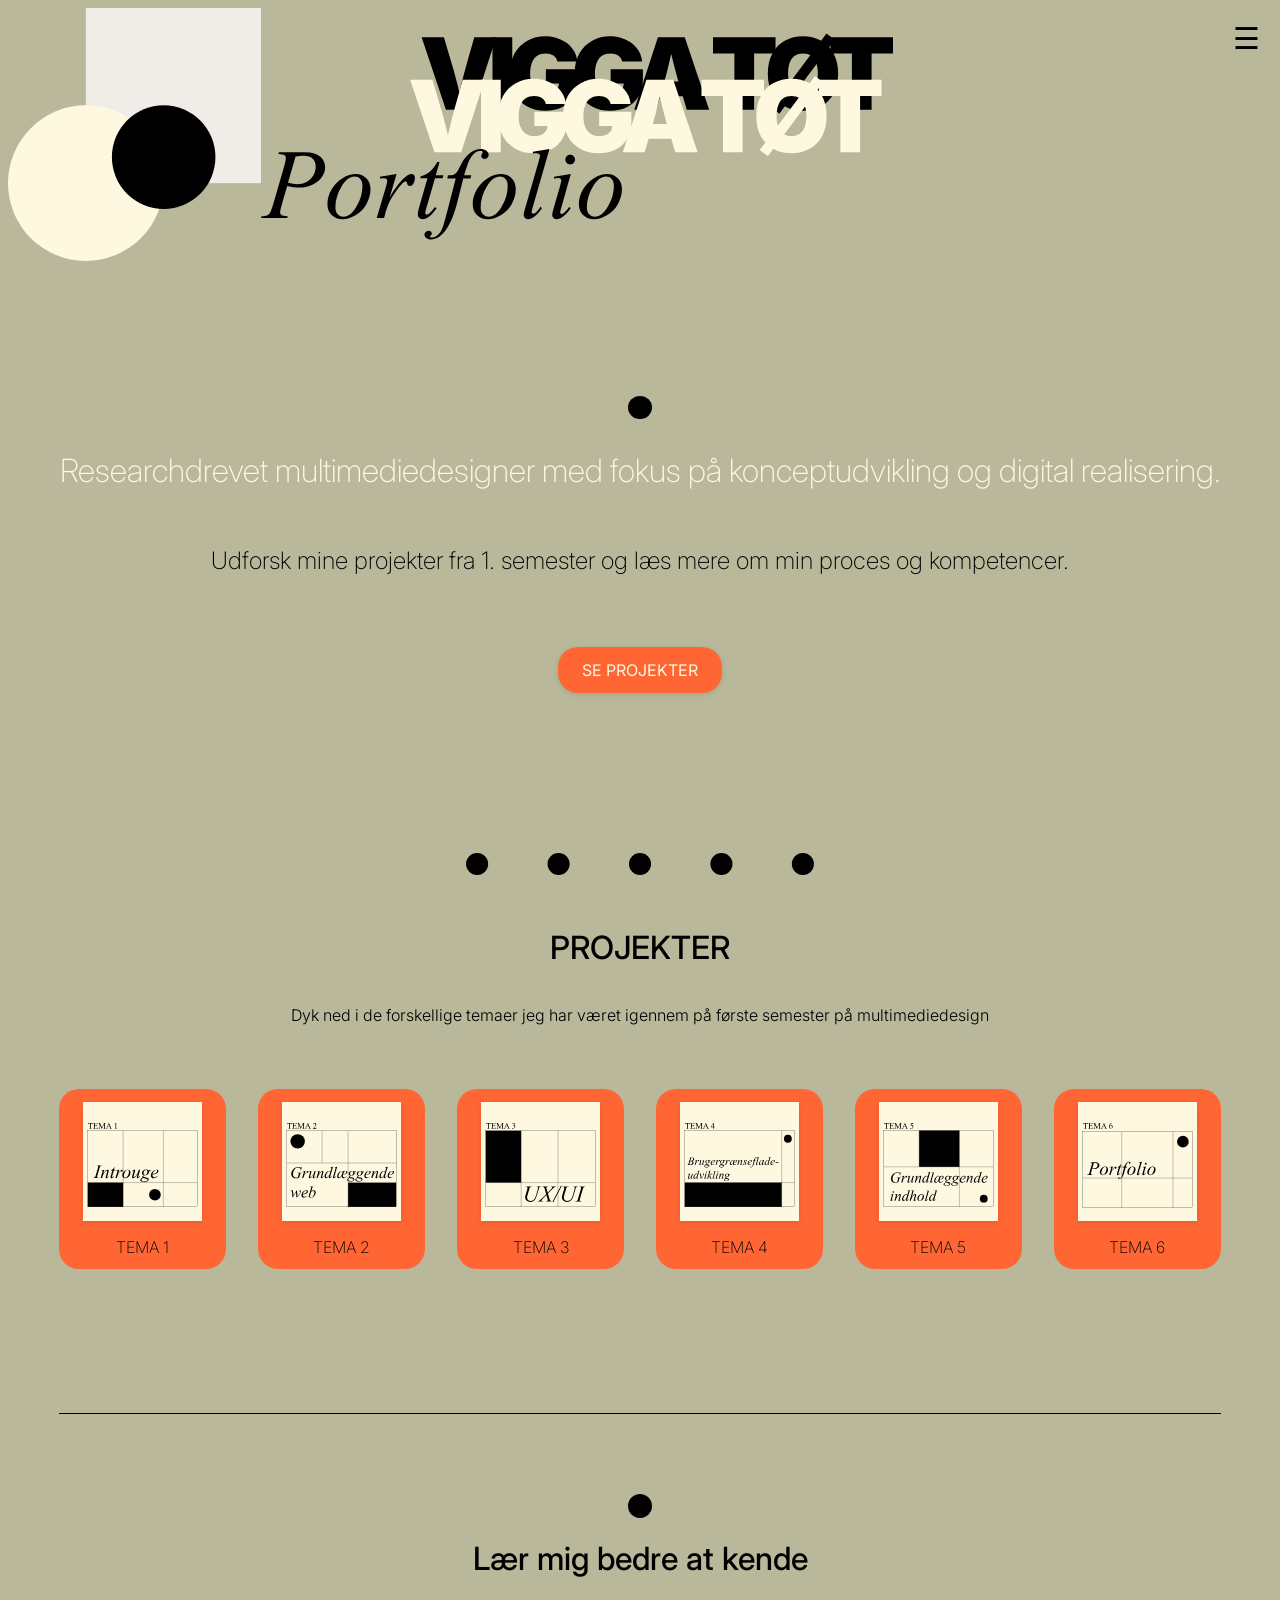
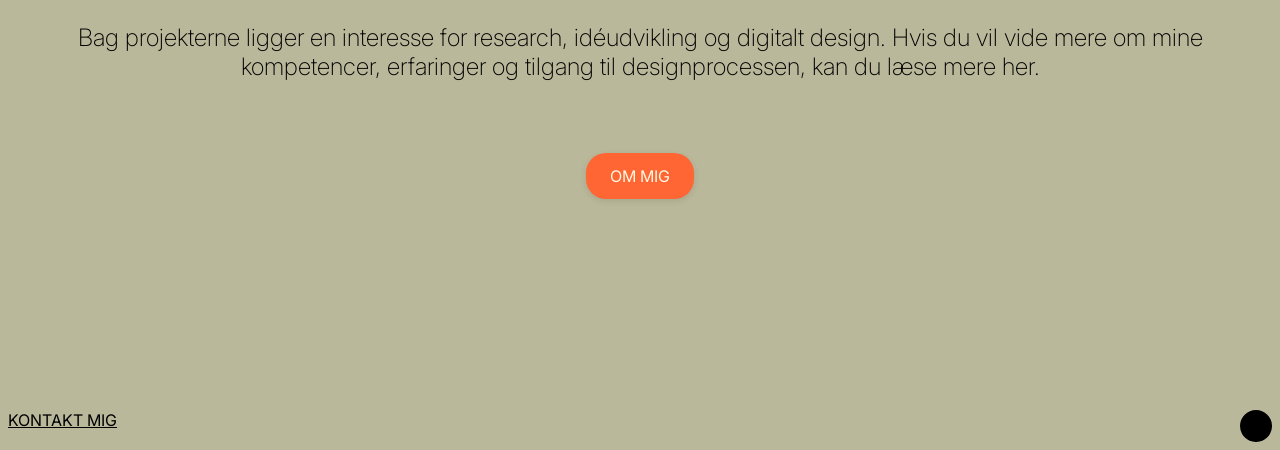
<file: index.html>
<!doctype html>
<html lang="da">
  <head>
    <meta charset="UTF-8" />
    <meta name="viewport" content="width=device-width, initial-scale=1.0" />
    <title>Forside</title>
    <link rel="stylesheet" href="css/generel.css" />
    <link rel="stylesheet" href="css/layout.css" />
    <link rel="preconnect" href="https://fonts.googleapis.com" />
    <link rel="preconnect" href="https://fonts.gstatic.com" crossorigin />
    <link href="https://fonts.googleapis.com/css2?family=Inter:ital,opsz,wght@0,14..32,100..900;1,14..32,100..900&display=swap" rel="stylesheet" />
    <link rel="icon" href="SVG/cirkel.svg" type="image/svg+xml" />
  </head>
  <body>
    <header>
      <a class="logo" href="index.html"> <img src="SVG/Asset6.svg" alt="logo" /></a>
      <img src="SVG/logofinal.svg" alt="navn" class="navn" />
      <div class="burger" id="burger" onclick="toggleMenu()">☰</div>
      <nav id="menu">
        <ul>
          <li><a href="kontakt.html">OM MIG</a></li>
          <li class="over-subhead">
            <a href="index.html#projekter">PROJEKTER</a>

            <ul class="submenu">
              <li><a href="tema1.html">Tema 1</a></li>
              <li><a href="tema2.html">Tema 2</a></li>
              <li><a href="tema3.html">Tema 3</a></li>
              <li><a href="tema4.html">Tema 4</a></li>
              <li><a href="tema5.html">Tema 5</a></li>
              <li><a href="tema6.html">Tema 6</a></li>
            </ul>
          </li>
          <li><a href="kontakt.html#kontakt">KONTAKT</a></li>
        </ul>
      </nav>
    </header>

    <main>
      <div class="hero">
        <img src="SVG/cirkel.svg" alt="cirkel" class="hero-cirkel" />
        <p class="hero-text">Researchdrevet multimediedesigner med fokus på konceptudvikling og digital realisering.</p>
        <p class="hero-text2">Udforsk mine projekter fra 1. semester og læs mere om min proces og kompetencer.</p>

        <a href="index.html#projekter" class="info-cta">SE PROJEKTER</a>
      </div>

      <div class="projekter_intro" id="projekter">
        <img src="SVG/femprik.svg" alt="femprik" class="femprik" />
        <h1>PROJEKTER</h1>
        <p>Dyk ned i de forskellige temaer jeg har været igennem på første semester på multimediedesign</p>
      </div>

      <div class="projekter">
        <a href="tema1.html" class="projekter_a"><img src="SVG/tema1.svg" alt="tema1" />TEMA 1</a>
        <a href="tema2.html" class="projekter_a"><img src="SVG/tema2.svg" alt="tema2" />TEMA 2</a>
        <a href="tema3.html" class="projekter_a"><img src="SVG/tema3.svg" alt="tema3" />TEMA 3</a>
        <a href="tema4.html" class="projekter_a"><img src="SVG/tema4.svg" alt="tema4" />TEMA 4</a>
        <a href="tema5.html" class="projekter_a"><img src="SVG/tema5.svg" alt="tema5" />TEMA 5</a>
        <a href="tema6.html" class="projekter_a"><img src="SVG/tema6.svg" alt="tema6" />TEMA 6</a>
      </div>

      <div class="hero">
        <img src="SVG/cirkel.svg" alt="cirkel" class="hero-cirkel" />

        <h1>Lær mig bedre at kende</h1>
        <p class="hero-text2">Bag projekterne ligger en interesse for research, idéudvikling og digitalt design. Hvis du vil vide mere om mine kompetencer, erfaringer og tilgang til designprocessen, kan du læse mere her.</p>
        <a href="kontakt.html" class="info-cta">OM MIG</a>
      </div>

      <!--       <form class="kontakt-formular" action="#" method="post">
        <h1>KONTAKT MIG</h1>
        <input type="text" name="navn" placeholder="Navn" required />

        <input type="email" name="email" placeholder="E-mail" required />

        <input type="text" name="virksomhed" placeholder="Virksomhed" />

        <textarea name="besked" placeholder="Skriv din besked her..." rows="6" required></textarea>

        <button type="submit">SEND</button>
      </form>
 -->
    </main>
    <script src="js/script.js"></script>
    <footer>
      <a href="kontakt.html#kontakt">KONTAKT MIG</a>
      <img src="SVG/cirkel.svg" alt="cirkel" class="cirkel" />
    </footer>
  </body>
</html>
</file>
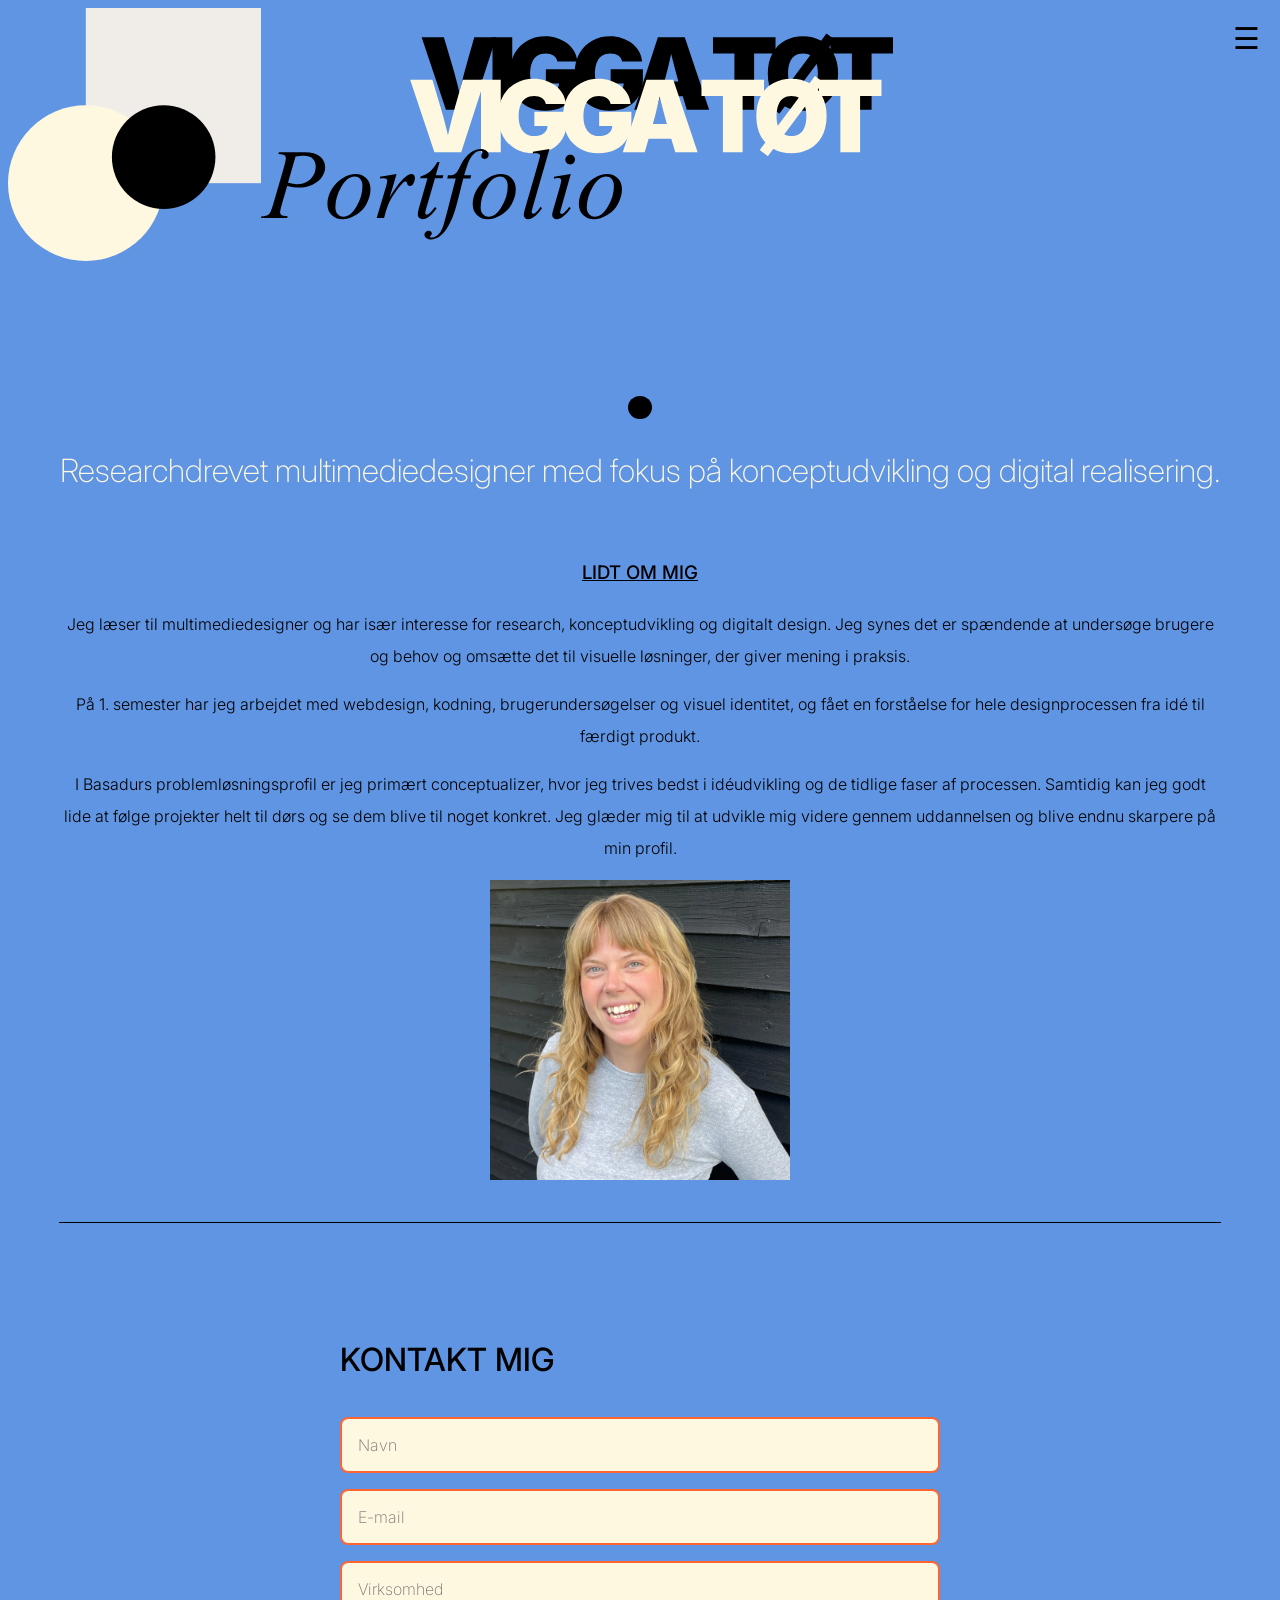
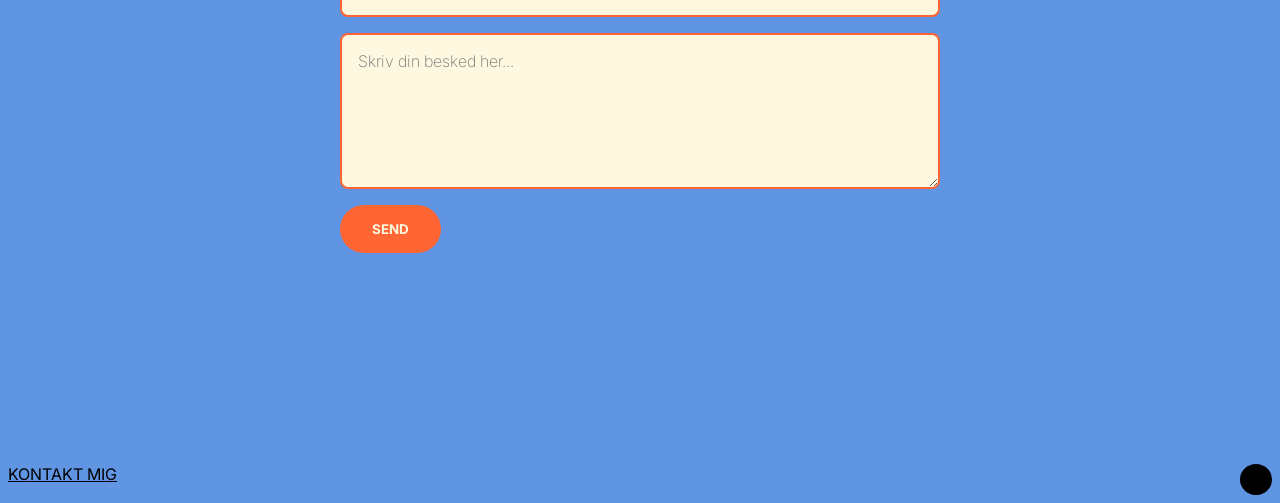
<file: kontakt.html>
<!doctype html>
<html lang="da">
  <head>
    <meta charset="UTF-8" />
    <meta name="viewport" content="width=device-width, initial-scale=1.0" />
    <title>Om mig</title>
    <link rel="stylesheet" href="css/generel.css" />
    <link rel="stylesheet" href="css/layout.css" />
    <link rel="preconnect" href="https://fonts.googleapis.com" />
    <link rel="preconnect" href="https://fonts.gstatic.com" crossorigin />
    <link href="https://fonts.googleapis.com/css2?family=Inter:ital,opsz,wght@0,14..32,100..900;1,14..32,100..900&display=swap" rel="stylesheet" />
    <link rel="icon" href="SVG/cirkel.svg" type="image/svg+xml" />
  </head>
  <body class="kontakt_background">
    <header>
      <a class="logo" href="index.html"> <img src="SVG/Asset6.svg" alt="logo" /></a>
      <img src="SVG/logofinal.svg" alt="navn" class="navn" />
      <div class="burger" id="burger" onclick="toggleMenu()">☰</div>
      <nav id="menu">
        <ul>
          <li><a href="kontakt.html">OM MIG</a></li>
          <li class="over-subhead">
            <a href="index.html#projekter">PROJEKTER</a>

            <ul class="submenu">
              <li><a href="tema1.html">Tema 1</a></li>
              <li><a href="tema2.html">Tema 2</a></li>
              <li><a href="tema3.html">Tema 3</a></li>
              <li><a href="tema4.html">Tema 4</a></li>
              <li><a href="tema5.html">Tema 5</a></li>
              <li><a href="tema6.html">Tema 6</a></li>
            </ul>
          </li>
          <li><a href="kontakt.html#kontakt">KONTAKT</a></li>
        </ul>
      </nav>
    </header>

    <main>
      <div class="hero">
        <img src="SVG/cirkel.svg" alt="cirkel" class="hero-cirkel" />
        <p class="hero-text">Researchdrevet multimediedesigner med fokus på konceptudvikling og digital realisering.</p>
        <div class="om-mig">
          <h3>LIDT OM MIG</h3>
          <p>Jeg læser til multimediedesigner og har især interesse for research, konceptudvikling og digitalt design. Jeg synes det er spændende at undersøge brugere og behov og omsætte det til visuelle løsninger, der giver mening i praksis.</p>
          <p>På 1. semester har jeg arbejdet med webdesign, kodning, brugerundersøgelser og visuel identitet, og fået en forståelse for hele designprocessen fra idé til færdigt produkt.</p>
          <p>
            I Basadurs problemløsningsprofil er jeg primært conceptualizer, hvor jeg trives bedst i idéudvikling og de tidlige faser af processen. Samtidig kan jeg godt lide at følge projekter helt til dørs og se dem blive til noget konkret. Jeg
            glæder mig til at udvikle mig videre gennem uddannelsen og blive endnu skarpere på min profil.
          </p>
          <img src="img/mig.webp" alt="portræt" class="portræt" />
        </div>
      </div>
      <form class="kontakt-formular" action="" id="kontakt">
        <h1>KONTAKT MIG</h1>
        <input type="text" name="navn" placeholder="Navn" required />

        <input type="email" name="email" placeholder="E-mail" required />

        <input type="text" name="virksomhed" placeholder="Virksomhed" />

        <textarea name="besked" placeholder="Skriv din besked her..." rows="6" required></textarea>

        <button type="submit">SEND</button>
      </form>
    </main>
    <script src="js/script.js"></script>
    <footer>
      <a href="kontakt.html#kontakt">KONTAKT MIG</a>
      <img src="SVG/cirkel.svg" alt="cirkel" class="cirkel" />
    </footer>
  </body>
</html>
</file>
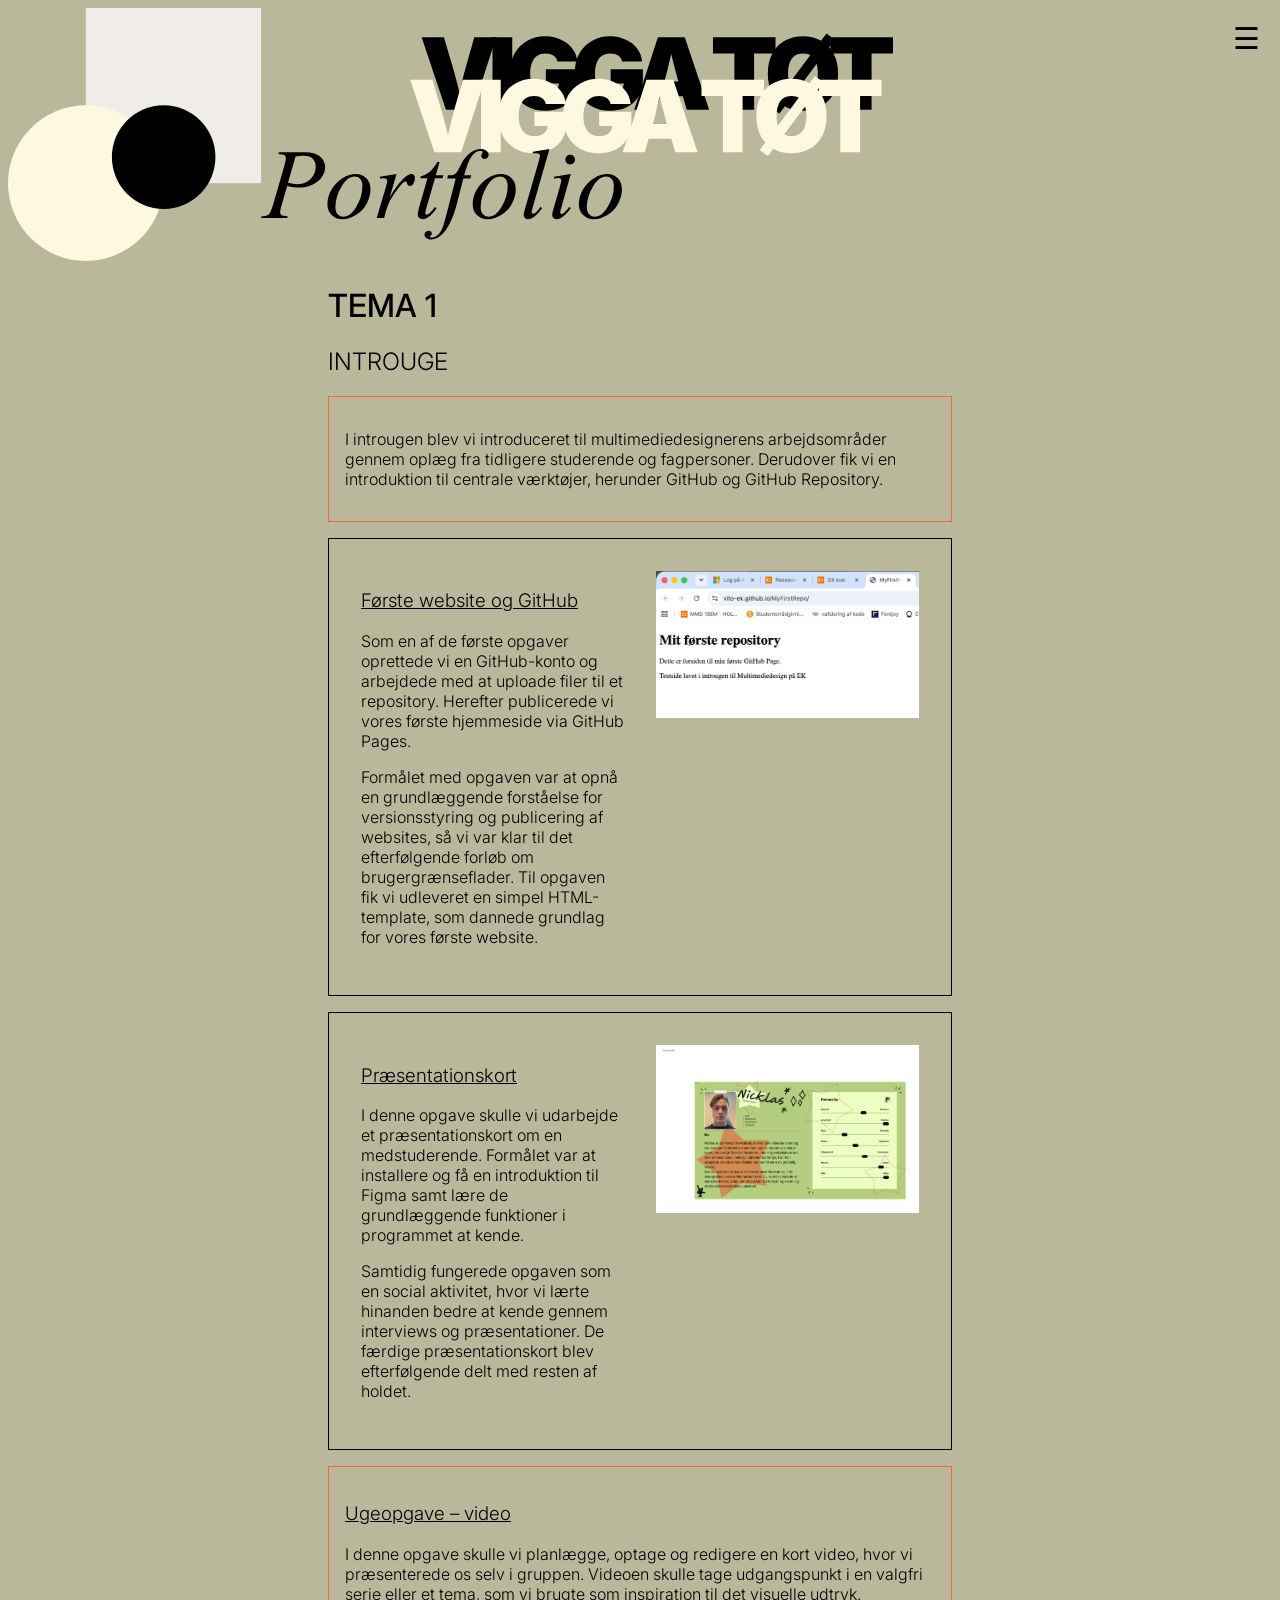
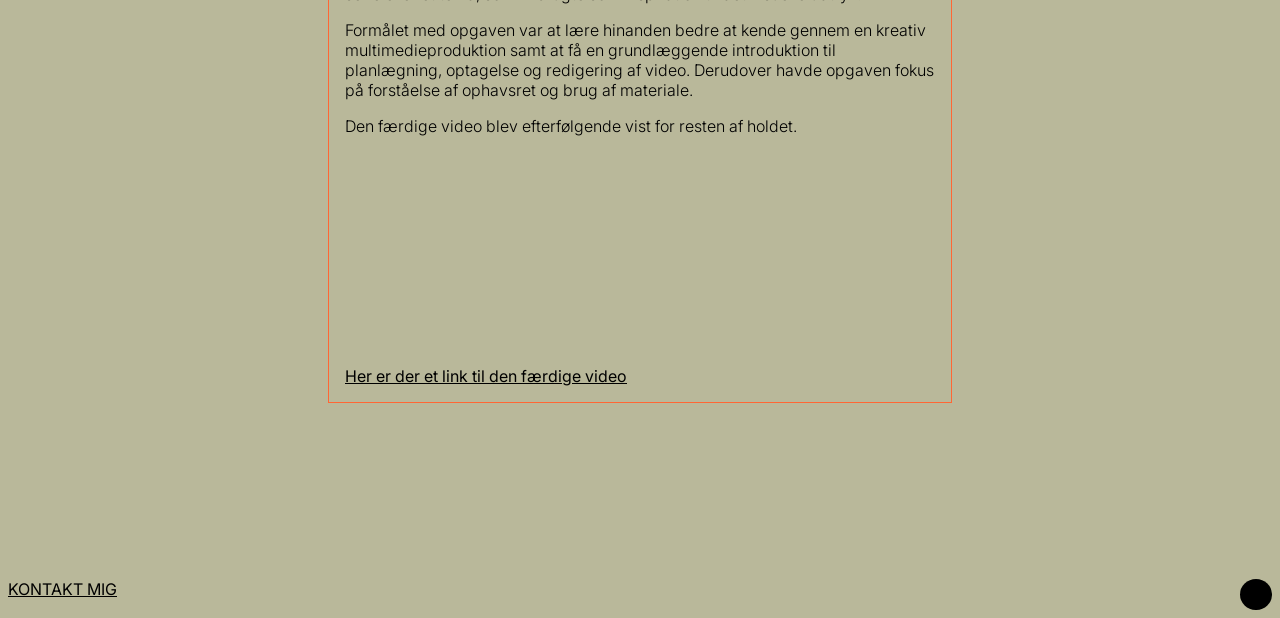
<file: tema1.html>
<!doctype html>
<html lang="da">
  <head>
    <meta charset="UTF-8" />
    <meta name="viewport" content="width=device-width, initial-scale=1.0" />
    <title>Tema 1</title>
    <link rel="stylesheet" href="css/generel.css" />
    <link rel="stylesheet" href="css/layout.css" />
    <link rel="preconnect" href="https://fonts.googleapis.com" />
    <link rel="preconnect" href="https://fonts.gstatic.com" crossorigin />
    <link href="https://fonts.googleapis.com/css2?family=Inter:ital,opsz,wght@0,14..32,100..900;1,14..32,100..900&display=swap" rel="stylesheet" />
    <link rel="icon" href="SVG/cirkel.svg" type="image/svg+xml" />
  </head>
  <body>
    <header>
      <a class="logo" href="index.html"> <img src="SVG/Asset6.svg" alt="logo" /></a>
      <img src="SVG/logofinal.svg" alt="navn" class="navn" />
      <div class="burger" id="burger" onclick="toggleMenu()">☰</div>
      <nav id="menu">
        <ul>
          <li><a href="kontakt.html">OM MIG</a></li>
          <li class="over-subhead">
            <a href="index.html#projekter">PROJEKTER</a>

            <ul class="submenu">
              <li><a href="tema1.html">Tema 1</a></li>
              <li><a href="tema2.html">Tema 2</a></li>
              <li><a href="tema3.html">Tema 3</a></li>
              <li><a href="tema4.html">Tema 4</a></li>
              <li><a href="tema5.html">Tema 5</a></li>
              <li><a href="tema6.html">Tema 6</a></li>
            </ul>
          </li>
          <li><a href="kontakt.html#kontakt">KONTAKT</a></li>
        </ul>
      </nav>
    </header>

    <main class="main_projekter">
      <h1>TEMA 1</h1>
      <h2>INTROUGE</h2>

      <div class="grid_1">
        <div>
          <p>I introugen blev vi introduceret til multimediedesignerens arbejdsområder gennem oplæg fra tidligere studerende og fagpersoner. Derudover fik vi en introduktion til centrale værktøjer, herunder GitHub og GitHub Repository.</p>
        </div>
      </div>
      <div class="grid_1-1">
        <div>
          <h3>Første website og GitHub</h3>
          <p>Som en af de første opgaver oprettede vi en GitHub-konto og arbejdede med at uploade filer til et repository. Herefter publicerede vi vores første hjemmeside via GitHub Pages.</p>
          <p>
            Formålet med opgaven var at opnå en grundlæggende forståelse for versionsstyring og publicering af websites, så vi var klar til det efterfølgende forløb om brugergrænseflader. Til opgaven fik vi udleveret en simpel HTML-template, som
            dannede grundlag for vores første website.
          </p>
        </div>

        <img src="img/myfirstrepo.png" alt="firtrepo" class="billede-projekter" />
      </div>

      <div class="grid_1-1">
        <div>
          <h3>Præsentationskort</h3>
          <p>I denne opgave skulle vi udarbejde et præsentationskort om en medstuderende. Formålet var at installere og få en introduktion til Figma samt lære de grundlæggende funktioner i programmet at kende.</p>
          <p>Samtidig fungerede opgaven som en social aktivitet, hvor vi lærte hinanden bedre at kende gennem interviews og præsentationer. De færdige præsentationskort blev efterfølgende delt med resten af holdet.</p>
        </div>
        <img src="img/Nicklas.jpg" alt="firtrepo" class="billede-projekter" />
      </div>

      <div class="grid_1">
        <div>
          <h3>Ugeopgave – video</h3>
          <p>I denne opgave skulle vi planlægge, optage og redigere en kort video, hvor vi præsenterede os selv i gruppen. Videoen skulle tage udgangspunkt i en valgfri serie eller et tema, som vi brugte som inspiration til det visuelle udtryk.</p>
          <p>
            Formålet med opgaven var at lære hinanden bedre at kende gennem en kreativ multimedieproduktion samt at få en grundlæggende introduktion til planlægning, optagelse og redigering af video. Derudover havde opgaven fokus på forståelse af
            ophavsret og brug af materiale.
          </p>

          <p>Den færdige video blev efterfølgende vist for resten af holdet.</p>
        </div>
        <iframe
          width="722"
          height="792"
          src="https://www.youtube.com/embed/eWw35V3quMU"
          title="FRIENDS gruppe i introvideo"
          frameborder="0"
          allow="accelerometer; autoplay; clipboard-write; encrypted-media; gyroscope; picture-in-picture; web-share"
          referrerpolicy="strict-origin-when-cross-origin"
          allowfullscreen
        ></iframe>
        <a href="https://youtube.com/shorts/eWw35V3quMU?si=rRcVA-G46A6xvdNj" target="_blank" class="billede-projekter">Her er der et link til den færdige video</a>
      </div>
    </main>
    <script src="js/script.js"></script>
    <footer>
      <a href="kontakt.html#kontakt">KONTAKT MIG</a>
      <img src="SVG/cirkel.svg" alt="cirkel" class="cirkel" />
    </footer>
  </body>
</html>
</file>
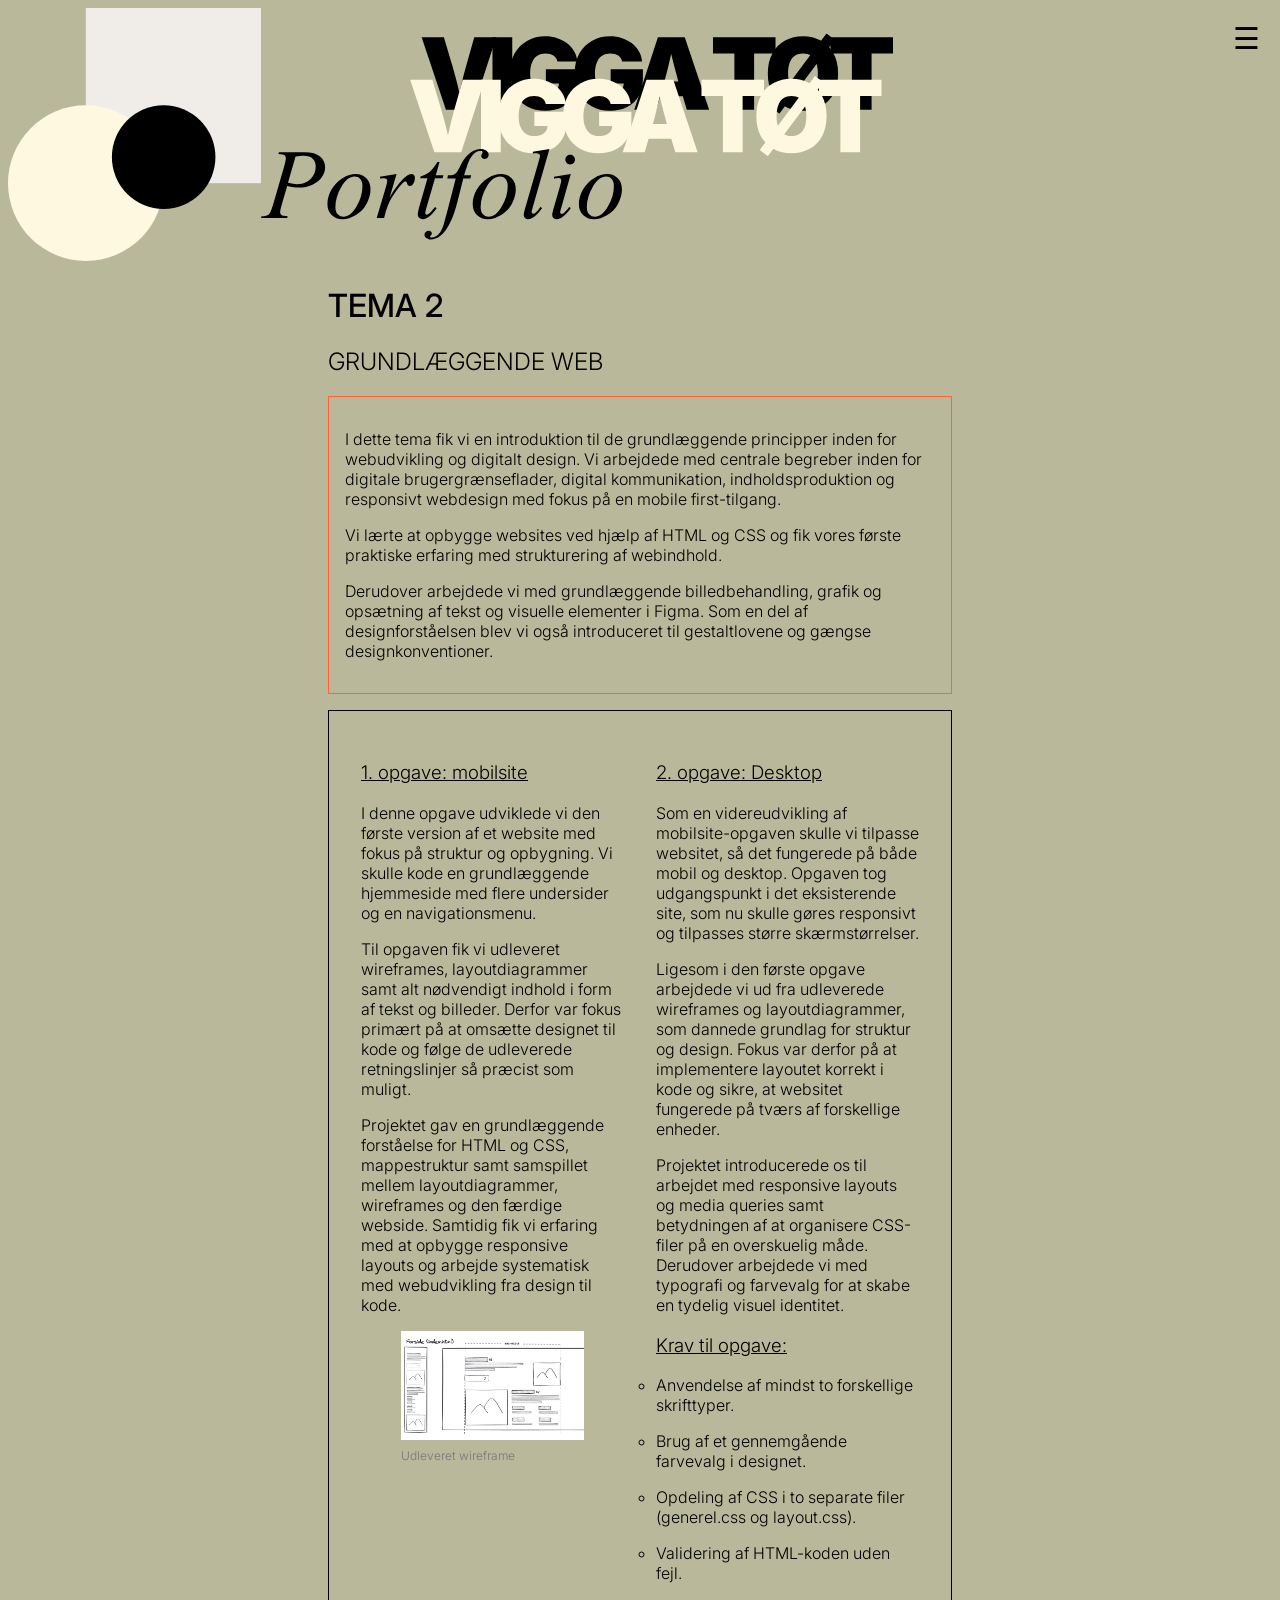
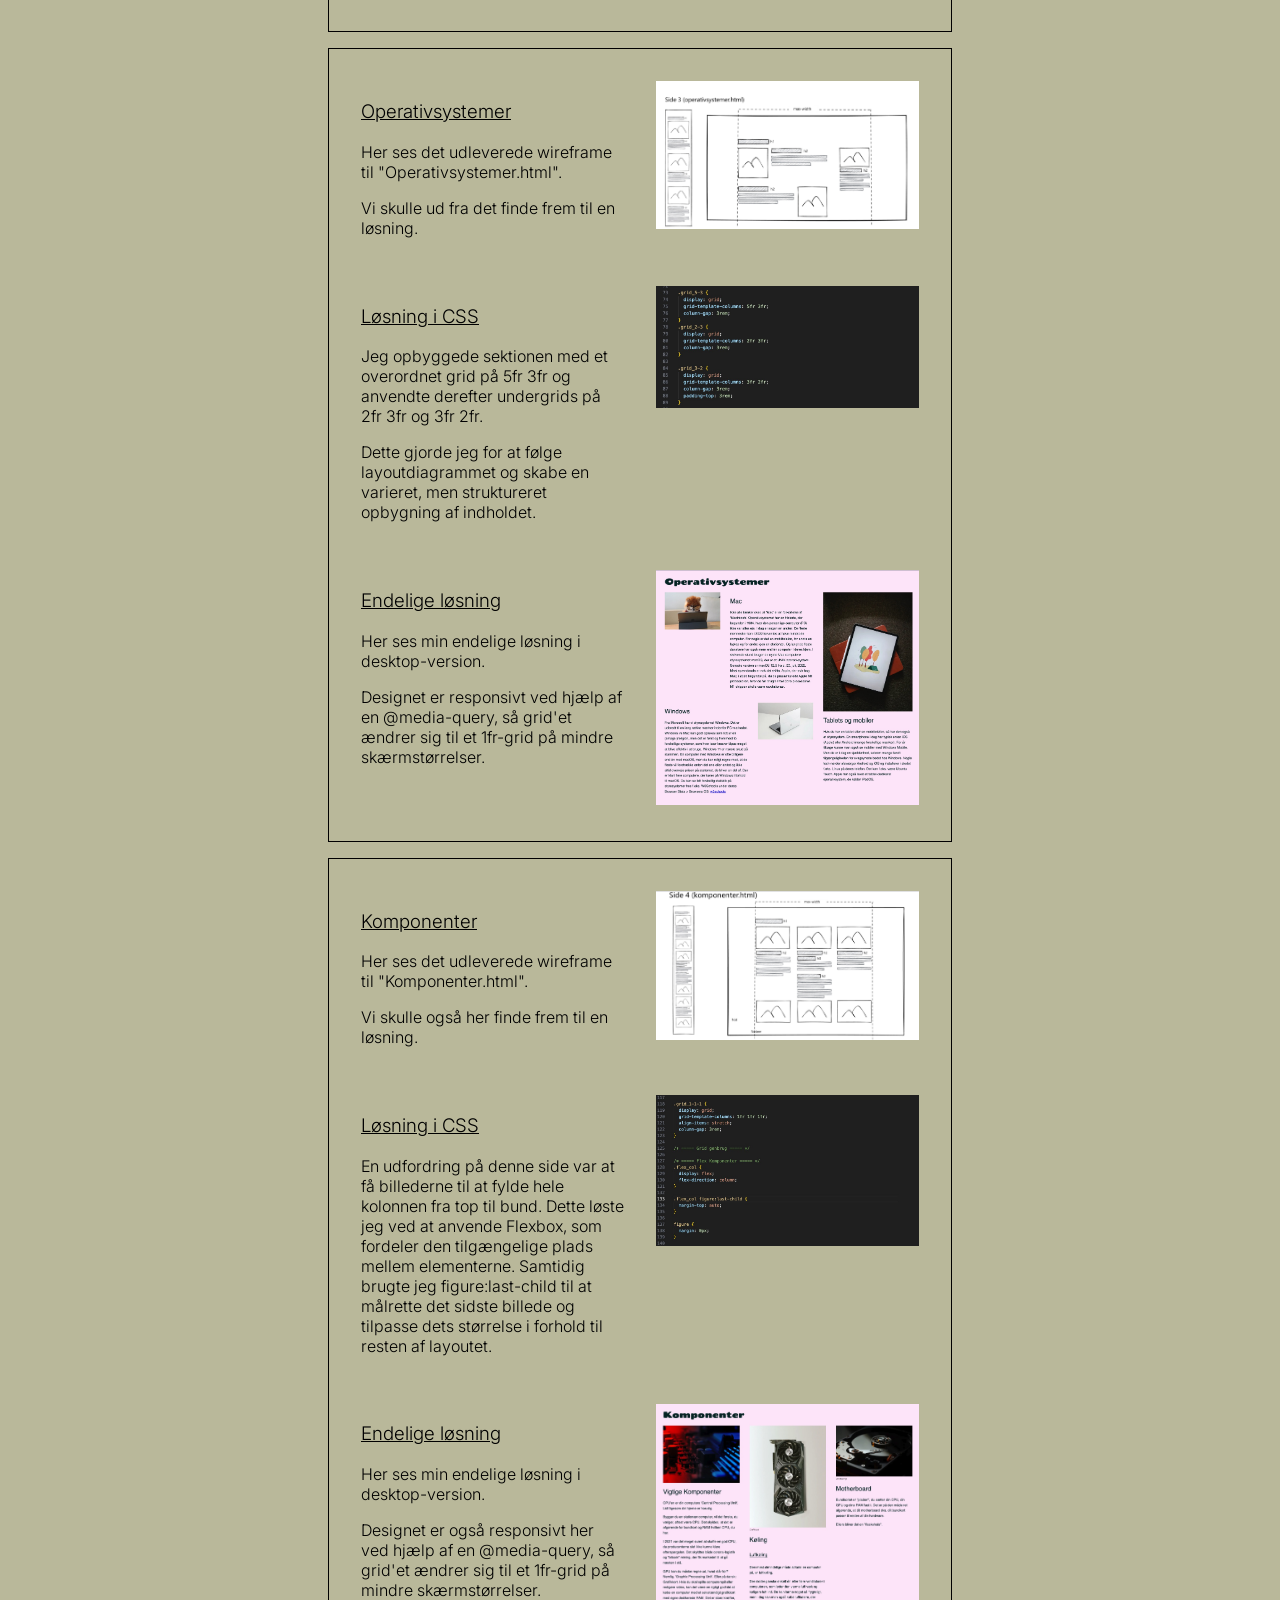
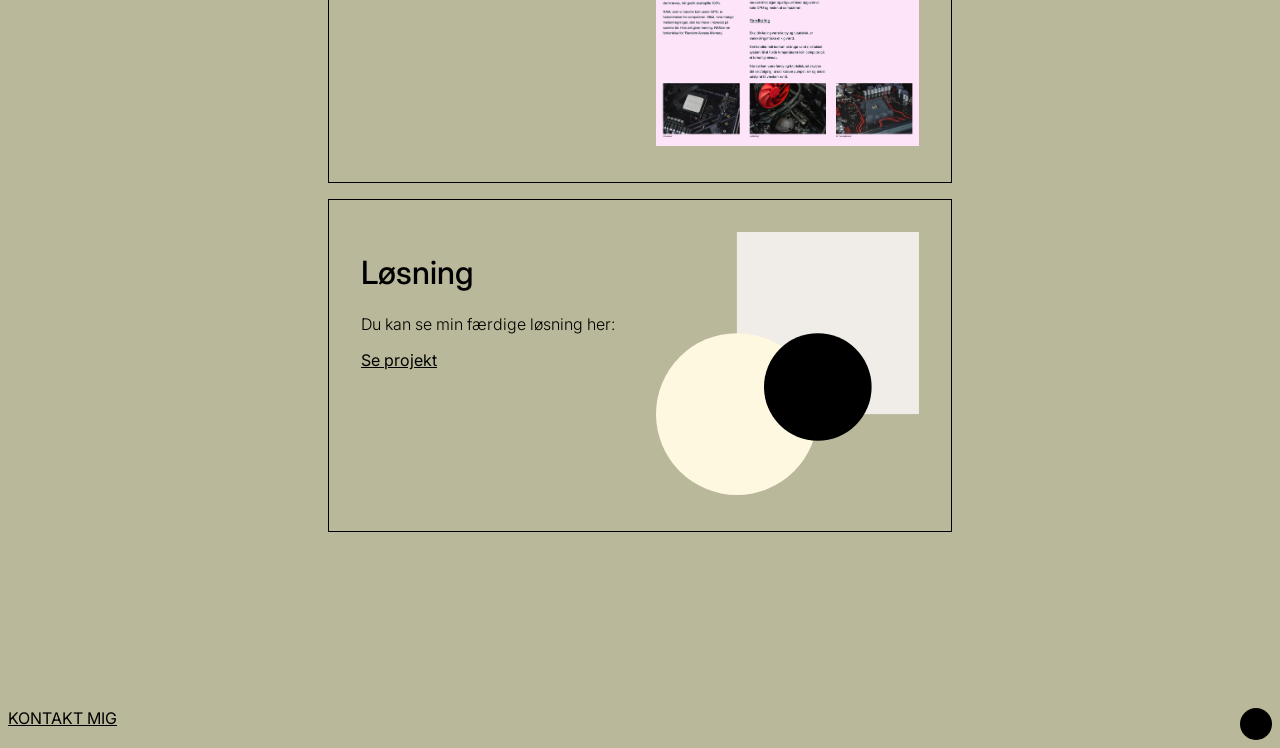
<file: tema2.html>
<!doctype html>
<html lang="da">
  <head>
    <meta charset="UTF-8" />
    <meta name="viewport" content="width=device-width, initial-scale=1.0" />
    <title>Tema 2</title>
    <link rel="stylesheet" href="css/generel.css" />
    <link rel="stylesheet" href="css/layout.css" />
    <link rel="preconnect" href="https://fonts.googleapis.com" />
    <link rel="preconnect" href="https://fonts.gstatic.com" crossorigin />
    <link href="https://fonts.googleapis.com/css2?family=Inter:ital,opsz,wght@0,14..32,100..900;1,14..32,100..900&display=swap" rel="stylesheet" />
    <link rel="icon" href="SVG/cirkel.svg" type="image/svg+xml" />
  </head>
  <body>
    <header>
      <a class="logo" href="index.html"> <img src="SVG/Asset6.svg" alt="logo" /></a>
      <img src="SVG/logofinal.svg" alt="navn" class="navn" />
      <div class="burger" id="burger" onclick="toggleMenu()">☰</div>
      <nav id="menu">
        <ul>
          <li><a href="kontakt.html">OM MIG</a></li>
          <li class="over-subhead">
            <a href="index.html#projekter">PROJEKTER</a>

            <ul class="submenu">
              <li><a href="tema1.html">Tema 1</a></li>
              <li><a href="tema2.html">Tema 2</a></li>
              <li><a href="tema3.html">Tema 3</a></li>
              <li><a href="tema4.html">Tema 4</a></li>
              <li><a href="tema5.html">Tema 5</a></li>
              <li><a href="tema6.html">Tema 6</a></li>
            </ul>
          </li>
          <li><a href="kontakt.html#kontakt">KONTAKT</a></li>
        </ul>
      </nav>
    </header>

    <main class="main_projekter">
      <h1>TEMA 2</h1>
      <h2>GRUNDLÆGGENDE WEB</h2>

      <div class="grid_1">
        <div>
          <p>
            I dette tema fik vi en introduktion til de grundlæggende principper inden for webudvikling og digitalt design. Vi arbejdede med centrale begreber inden for digitale brugergrænseflader, digital kommunikation, indholdsproduktion og
            responsivt webdesign med fokus på en mobile first-tilgang.
          </p>

          <p>Vi lærte at opbygge websites ved hjælp af HTML og CSS og fik vores første praktiske erfaring med strukturering af webindhold.</p>
          <p>Derudover arbejdede vi med grundlæggende billedbehandling, grafik og opsætning af tekst og visuelle elementer i Figma. Som en del af designforståelsen blev vi også introduceret til gestaltlovene og gængse designkonventioner.</p>
        </div>
      </div>

      <div class="grid_1-1">
        <div>
          <h3>1. opgave: mobilsite</h3>
          <p>I denne opgave udviklede vi den første version af et website med fokus på struktur og opbygning. Vi skulle kode en grundlæggende hjemmeside med flere undersider og en navigationsmenu.</p>
          <p>Til opgaven fik vi udleveret wireframes, layoutdiagrammer samt alt nødvendigt indhold i form af tekst og billeder. Derfor var fokus primært på at omsætte designet til kode og følge de udleverede retningslinjer så præcist som muligt.</p>
          <p>
            Projektet gav en grundlæggende forståelse for HTML og CSS, mappestruktur samt samspillet mellem layoutdiagrammer, wireframes og den færdige webside. Samtidig fik vi erfaring med at opbygge responsive layouts og arbejde systematisk med
            webudvikling fra design til kode.
          </p>
          <figure>
            <img src="img/wireframe-tema2.png" alt="wireframe" class="billede-projekter" />
            <figcaption>Udleveret wireframe</figcaption>
          </figure>
        </div>
        <div>
          <h3>2. opgave: Desktop</h3>
          <p>Som en videreudvikling af mobilsite-opgaven skulle vi tilpasse websitet, så det fungerede på både mobil og desktop. Opgaven tog udgangspunkt i det eksisterende site, som nu skulle gøres responsivt og tilpasses større skærmstørrelser.</p>
          <p>
            Ligesom i den første opgave arbejdede vi ud fra udleverede wireframes og layoutdiagrammer, som dannede grundlag for struktur og design. Fokus var derfor på at implementere layoutet korrekt i kode og sikre, at websitet fungerede på tværs
            af forskellige enheder.
          </p>

          <p>
            Projektet introducerede os til arbejdet med responsive layouts og media queries samt betydningen af at organisere CSS-filer på en overskuelig måde. Derudover arbejdede vi med typografi og farvevalg for at skabe en tydelig visuel
            identitet.
          </p>

          <h3>Krav til opgave:</h3>
          <ul class="koncept-li">
            <li><p>Anvendelse af mindst to forskellige skrifttyper.</p></li>
            <li><p>Brug af et gennemgående farvevalg i designet.</p></li>
            <li><p>Opdeling af CSS i to separate filer (generel.css og layout.css).</p></li>
            <li><p>Validering af HTML-koden uden fejl.</p></li>
          </ul>
        </div>
      </div>
      <div class="grid_1-1">
        <div>
          <h3>Operativsystemer</h3>
          <p>Her ses det udleverede wireframe til "Operativsystemer.html".</p>
          <p>Vi skulle ud fra det finde frem til en løsning.</p>
        </div>
        <div>
          <img src="img/wireframe-opera.jpeg" alt="wireframe" class="billede-projekter" />
        </div>
        <div>
          <h3>Løsning i CSS</h3>
          <p>Jeg opbyggede sektionen med et overordnet grid på 5fr 3fr og anvendte derefter undergrids på 2fr 3fr og 3fr 2fr.</p>
          <p>Dette gjorde jeg for at følge layoutdiagrammet og skabe en varieret, men struktureret opbygning af indholdet.</p>
        </div>
        <div><img src="img/opera-kode.jpeg" alt="opera-kode" class="billede-projekter" /></div>
        <div>
          <h3>Endelige løsning</h3>
          <p>Her ses min endelige løsning i desktop-version.</p>
          <p>Designet er responsivt ved hjælp af en @media-query, så grid'et ændrer sig til et 1fr-grid på mindre skærmstørrelser.</p>
        </div>
        <div><img src="img/opera.jpeg" alt="opera-web" class="billede-projekter" /></div>
      </div>

      <div class="grid_1-1">
        <div>
          <h3>Komponenter</h3>
          <p>Her ses det udleverede wireframe til "Komponenter.html".</p>
          <p>Vi skulle også her finde frem til en løsning.</p>
        </div>
        <div>
          <img src="img/komponenter-wireframe.jpeg" alt="wireframe" class="billede-projekter" />
        </div>
        <div>
          <h3>Løsning i CSS</h3>
          <p>
            En udfordring på denne side var at få billederne til at fylde hele kolonnen fra top til bund. Dette løste jeg ved at anvende Flexbox, som fordeler den tilgængelige plads mellem elementerne. Samtidig brugte jeg figure:last-child til at
            målrette det sidste billede og tilpasse dets størrelse i forhold til resten af layoutet.
          </p>
        </div>
        <div><img src="img/komponenter-kode.jpeg" alt="komp-kode" class="billede-projekter" /></div>
        <div>
          <h3>Endelige løsning</h3>
          <p>Her ses min endelige løsning i desktop-version.</p>
          <p>Designet er også responsivt her ved hjælp af en @media-query, så grid'et ændrer sig til et 1fr-grid på mindre skærmstørrelser.</p>
        </div>
        <div><img src="img/komponenter.jpeg" alt="komp-web" class="billede-projekter" /></div>
      </div>

      <div class="grid_1-1">
        <div>
          <h1>Løsning</h1>
          <p>Du kan se min færdige løsning her:</p>
          <a href="https://vito-ek.github.io/WebsiteOpgaveVigga/" target="_blank"> Se projekt </a>
        </div>
        <div><img src="SVG/Asset6.svg" alt="" /></div>
      </div>
    </main>
    <script src="js/script.js"></script>
    <footer>
      <a href="kontakt.html#kontakt">KONTAKT MIG</a>
      <img src="SVG/cirkel.svg" alt="cirkel" class="cirkel" />
    </footer>
  </body>
</html>
</file>
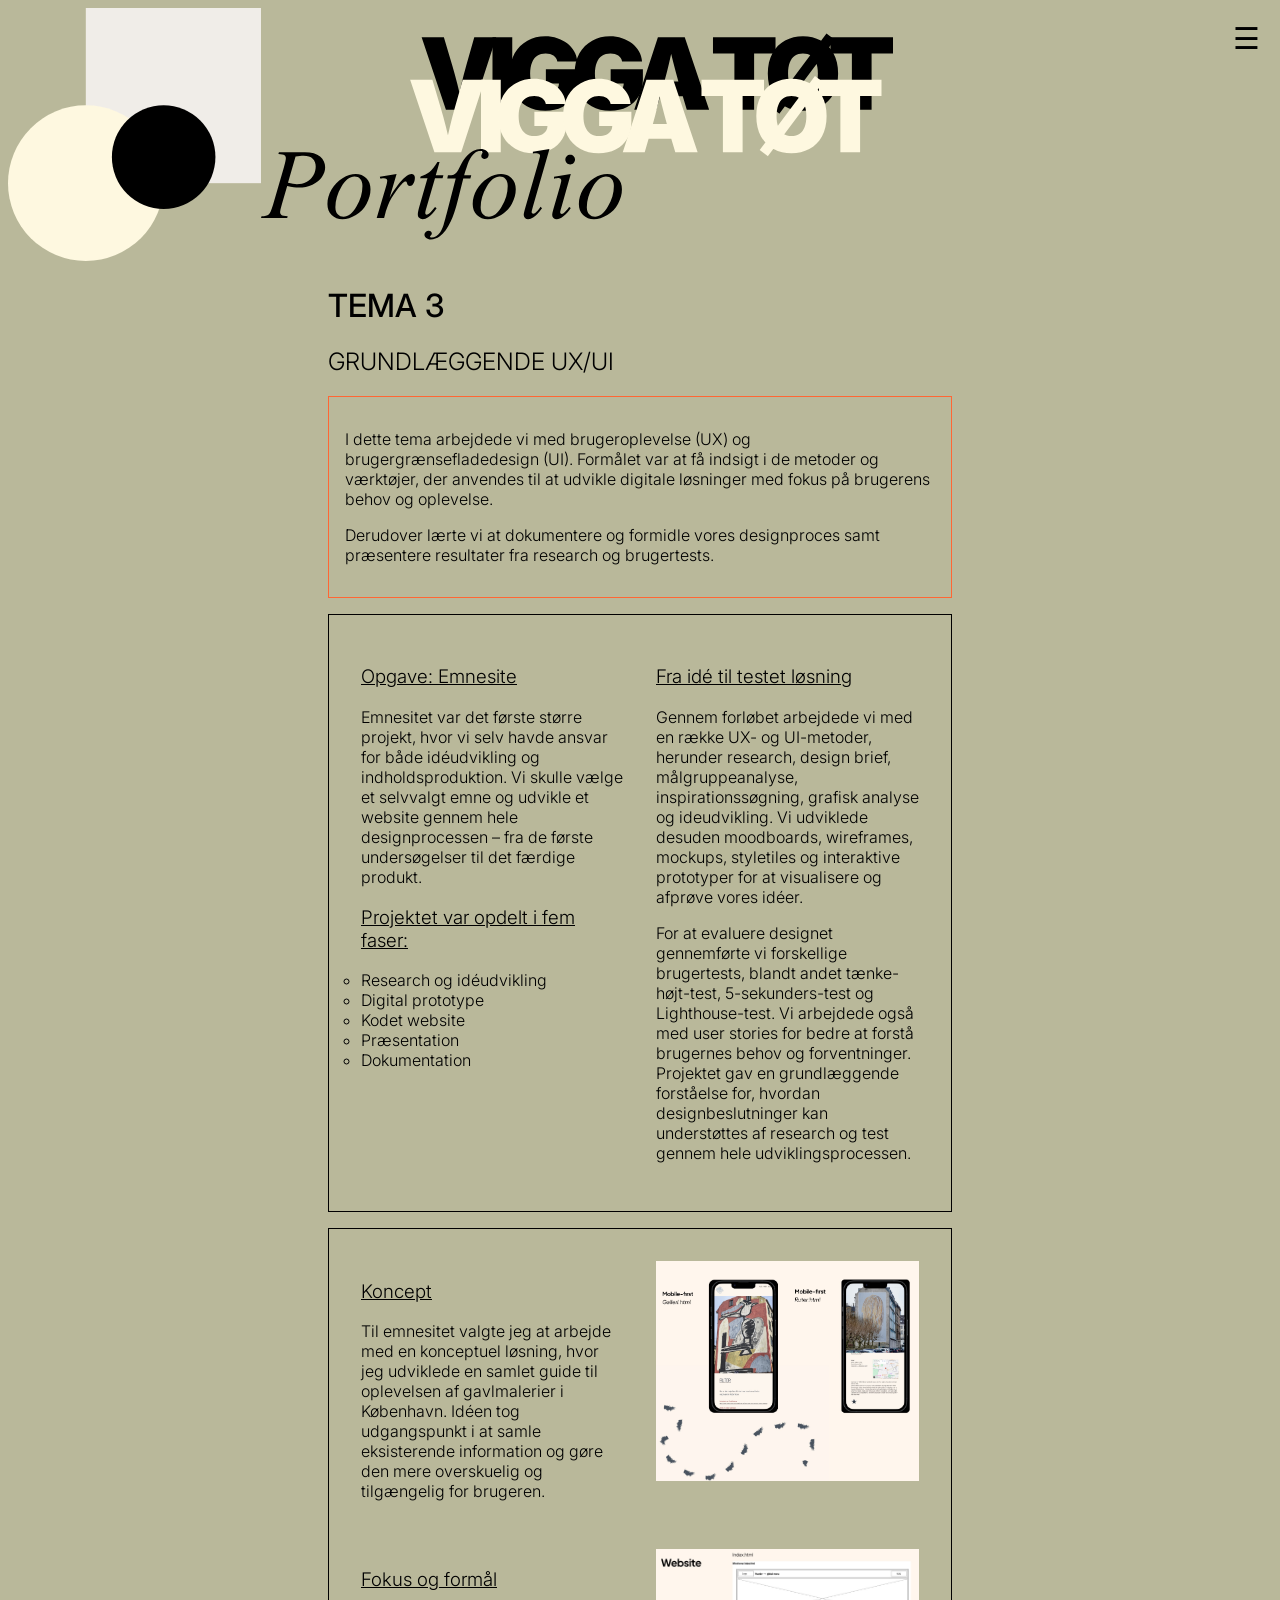
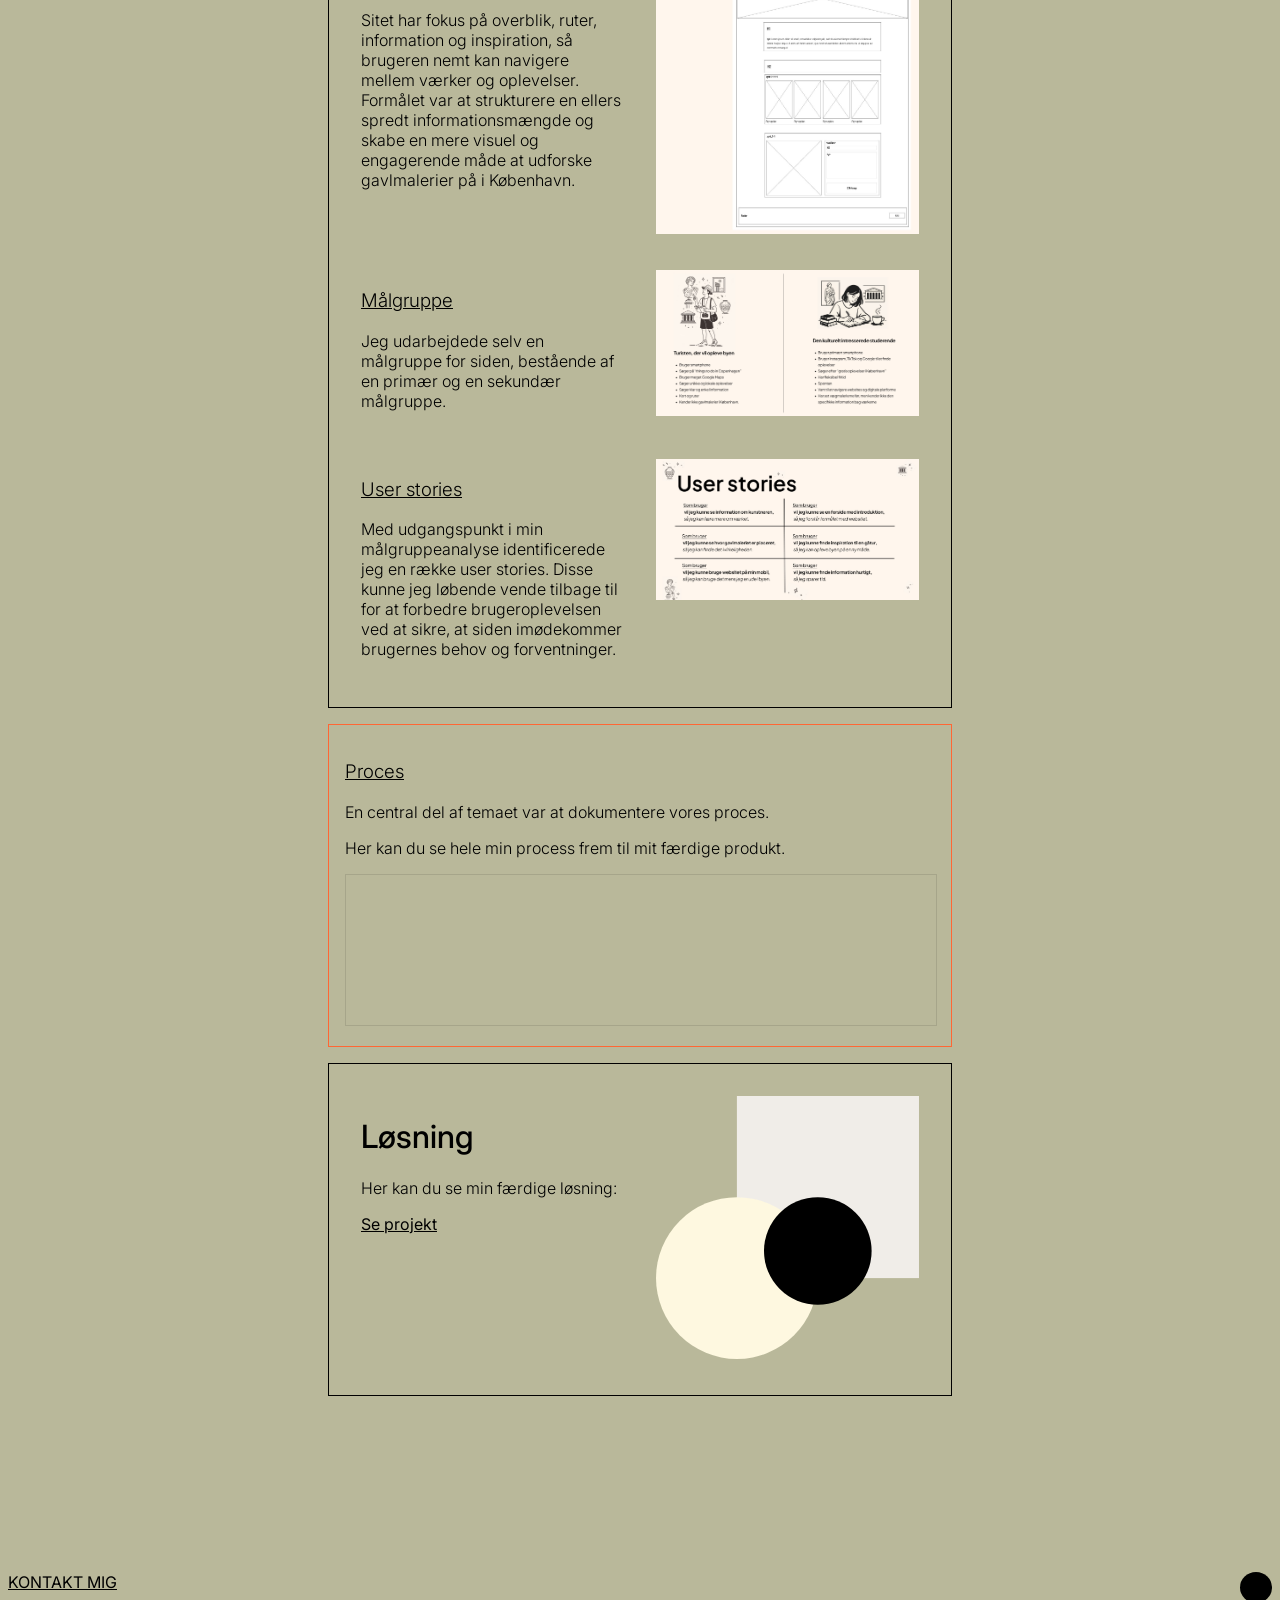
<file: tema3.html>
<!doctype html>
<html lang="da">
  <head>
    <meta charset="UTF-8" />
    <meta name="viewport" content="width=device-width, initial-scale=1.0" />
    <title>Tema 3</title>
    <link rel="stylesheet" href="css/generel.css" />
    <link rel="stylesheet" href="css/layout.css" />
    <link rel="preconnect" href="https://fonts.googleapis.com" />
    <link rel="preconnect" href="https://fonts.gstatic.com" crossorigin />
    <link href="https://fonts.googleapis.com/css2?family=Inter:ital,opsz,wght@0,14..32,100..900;1,14..32,100..900&display=swap" rel="stylesheet" />
    <link rel="icon" href="SVG/cirkel.svg" type="image/svg+xml" />
  </head>
  <body>
    <header>
      <a class="logo" href="index.html"> <img src="SVG/Asset6.svg" alt="logo" /></a>
      <img src="SVG/logofinal.svg" alt="navn" class="navn" />
      <div class="burger" id="burger" onclick="toggleMenu()">☰</div>
      <nav id="menu">
        <ul>
          <li><a href="kontakt.html">OM MIG</a></li>
          <li class="over-subhead">
            <a href="index.html#projekter">PROJEKTER</a>

            <ul class="submenu">
              <li><a href="tema1.html">Tema 1</a></li>
              <li><a href="tema2.html">Tema 2</a></li>
              <li><a href="tema3.html">Tema 3</a></li>
              <li><a href="tema4.html">Tema 4</a></li>
              <li><a href="tema5.html">Tema 5</a></li>
              <li><a href="tema6.html">Tema 6</a></li>
            </ul>
          </li>
          <li><a href="kontakt.html#kontakt">KONTAKT</a></li>
        </ul>
      </nav>
    </header>

    <main class="main_projekter">
      <h1>TEMA 3</h1>
      <h2>GRUNDLÆGGENDE UX/UI</h2>

      <div class="grid_1">
        <div>
          <p>I dette tema arbejdede vi med brugeroplevelse (UX) og brugergrænsefladedesign (UI). Formålet var at få indsigt i de metoder og værktøjer, der anvendes til at udvikle digitale løsninger med fokus på brugerens behov og oplevelse.</p>

          <p>Derudover lærte vi at dokumentere og formidle vores designproces samt præsentere resultater fra research og brugertests.</p>
        </div>
      </div>
      <div class="grid_1-1">
        <div>
          <h3>Opgave: Emnesite</h3>

          <p>
            Emnesitet var det første større projekt, hvor vi selv havde ansvar for både idéudvikling og indholdsproduktion. Vi skulle vælge et selvvalgt emne og udvikle et website gennem hele designprocessen – fra de første undersøgelser til det
            færdige produkt.
          </p>
          <h3>Projektet var opdelt i fem faser:</h3>
          <ul class="koncept-li">
            <li>Research og idéudvikling</li>
            <li>Digital prototype</li>
            <li>Kodet website</li>
            <li>Præsentation</li>
            <li>Dokumentation</li>
          </ul>
        </div>

        <div>
          <h3>Fra idé til testet løsning</h3>
          <p>
            Gennem forløbet arbejdede vi med en række UX- og UI-metoder, herunder research, design brief, målgruppeanalyse, inspirationssøgning, grafisk analyse og ideudvikling. Vi udviklede desuden moodboards, wireframes, mockups, styletiles og
            interaktive prototyper for at visualisere og afprøve vores idéer.
          </p>
          <p>
            For at evaluere designet gennemførte vi forskellige brugertests, blandt andet tænke-højt-test, 5-sekunders-test og Lighthouse-test. Vi arbejdede også med user stories for bedre at forstå brugernes behov og forventninger. Projektet gav en
            grundlæggende forståelse for, hvordan designbeslutninger kan understøttes af research og test gennem hele udviklingsprocessen.
          </p>
        </div>
      </div>
      <div class="grid_1-1">
        <div>
          <h3>Koncept</h3>

          <p>
            Til emnesitet valgte jeg at arbejde med en konceptuel løsning, hvor jeg udviklede en samlet guide til oplevelsen af gavlmalerier i København. Idéen tog udgangspunkt i at samle eksisterende information og gøre den mere overskuelig og
            tilgængelig for brugeren.
          </p>
        </div>
        <div>
          <img src="img/emnesite-mobil.jpeg" alt="" class="billede-projekter" />
        </div>

        <div>
          <h3>Fokus og formål</h3>
          <p>
            Sitet har fokus på overblik, ruter, information og inspiration, så brugeren nemt kan navigere mellem værker og oplevelser. Formålet var at strukturere en ellers spredt informationsmængde og skabe en mere visuel og engagerende måde at
            udforske gavlmalerier på i København.
          </p>
        </div>
        <div>
          <img src="img/emnesite-wireframe.jpeg" alt="" class="billede-projekter" />
        </div>
        <div>
          <h3>Målgruppe</h3>
          <p>Jeg udarbejdede selv en målgruppe for siden, bestående af en primær og en sekundær målgruppe.</p>
        </div>
        <div>
          <img src="img/malgruppe-emnesite.jpeg" alt="" class="billede-projekter" />
        </div>
        <div>
          <h3>User stories</h3>
          <p>Med udgangspunkt i min målgruppeanalyse identificerede jeg en række user stories. Disse kunne jeg løbende vende tilbage til for at forbedre brugeroplevelsen ved at sikre, at siden imødekommer brugernes behov og forventninger.</p>
        </div>
        <div>
          <img src="img/userstories.jpeg" alt="" class="billede-projekter" />
        </div>
      </div>

      <div class="grid_1">
        <div>
          <h3>Proces</h3>
          <p>En central del af temaet var at dokumentere vores proces.</p>
          <p>Her kan du se hele min process frem til mit færdige produkt.</p>
          <iframe style="border: 1px solid rgba(0, 0, 0, 0.1)" width="800" height="450" src="https://embed.figma.com/slides/w7MqL86WAp7VUsUEFap75f/EMNESITE-VIGGA?node-id=1-32&embed-host=share" allowfullscreen></iframe>
        </div>
      </div>
      <div class="grid_1-1">
        <div>
          <h1>Løsning</h1>
          <p>Her kan du se min færdige løsning:</p>
          <a href="https://vito-ek.github.io/Emnesite.Gavl/" target="_blank"> Se projekt </a>
        </div>
        <div><img src="SVG/Asset6.svg" alt="" /></div>
      </div>
    </main>
    <script src="js/script.js"></script>
    <footer>
      <a href="kontakt.html#kontakt">KONTAKT MIG</a>
      <img src="SVG/cirkel.svg" alt="cirkel" class="cirkel" />
    </footer>
  </body>
</html>
</file>
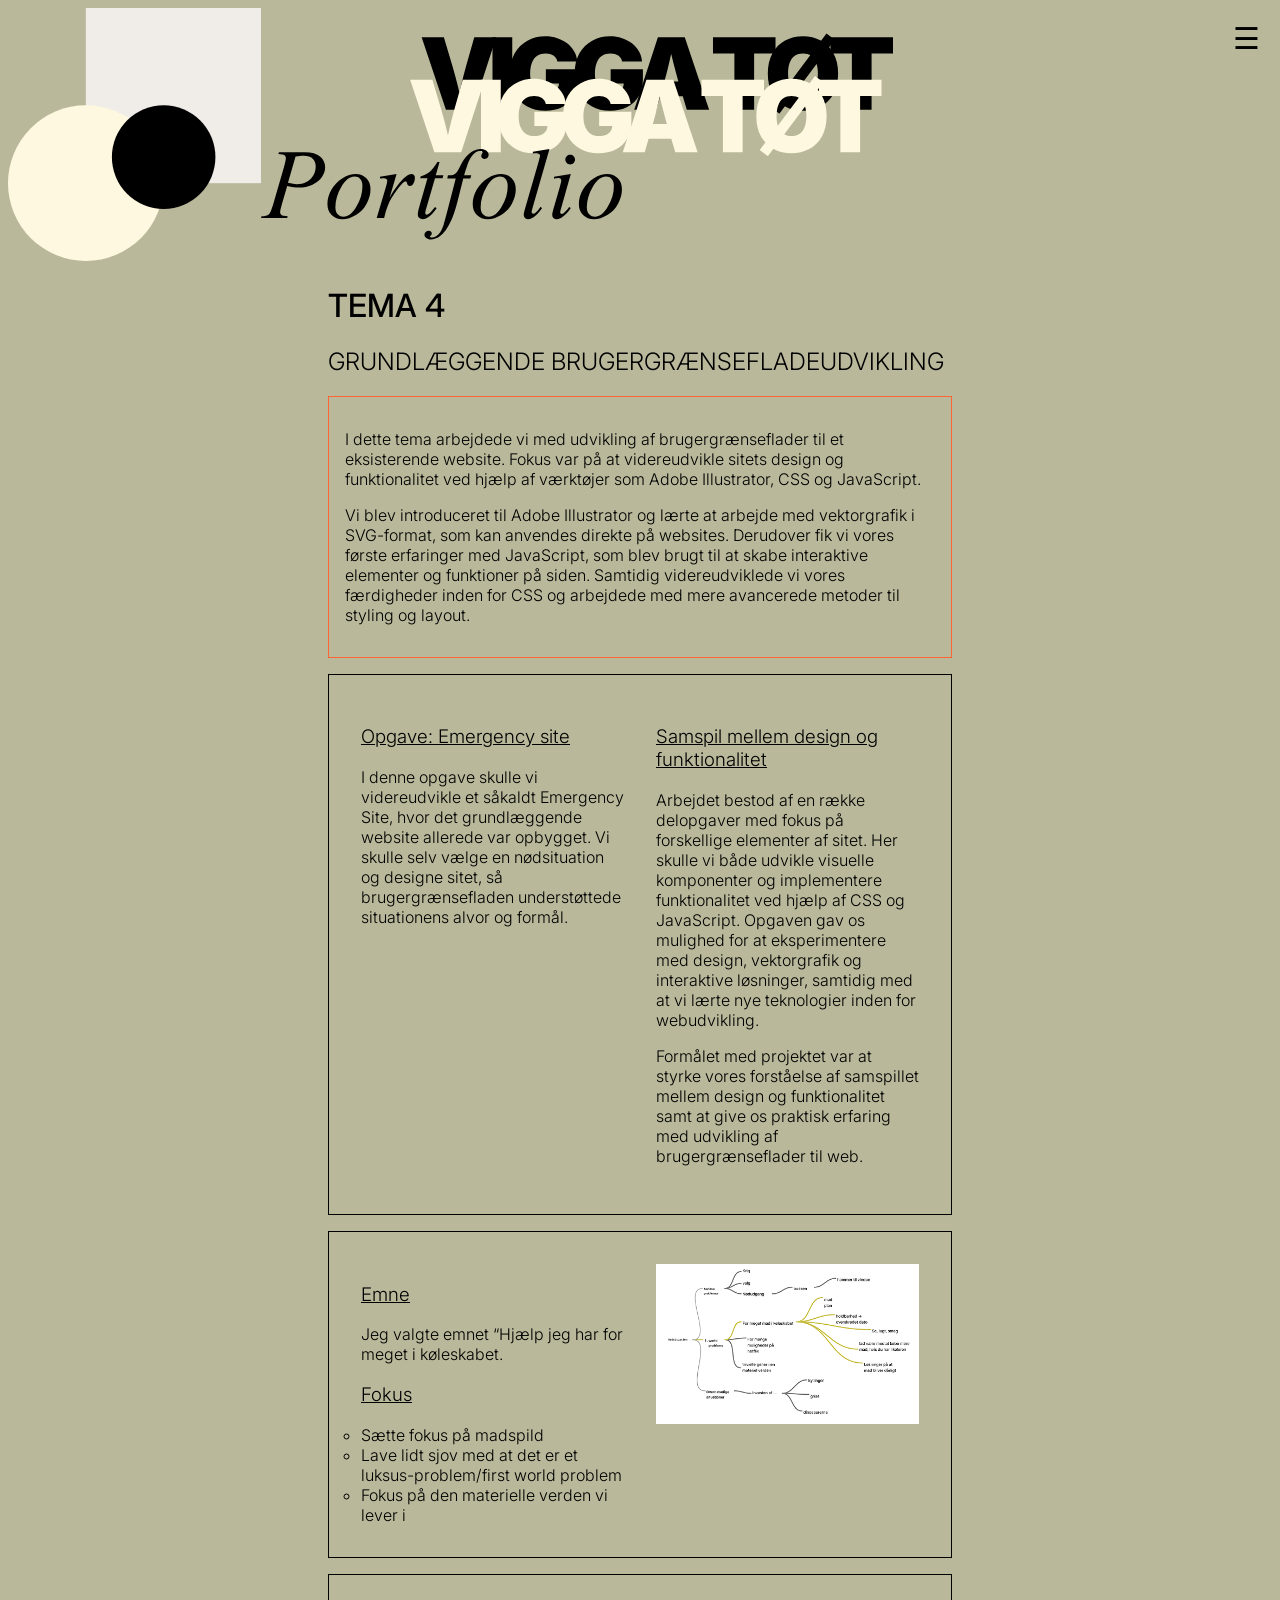
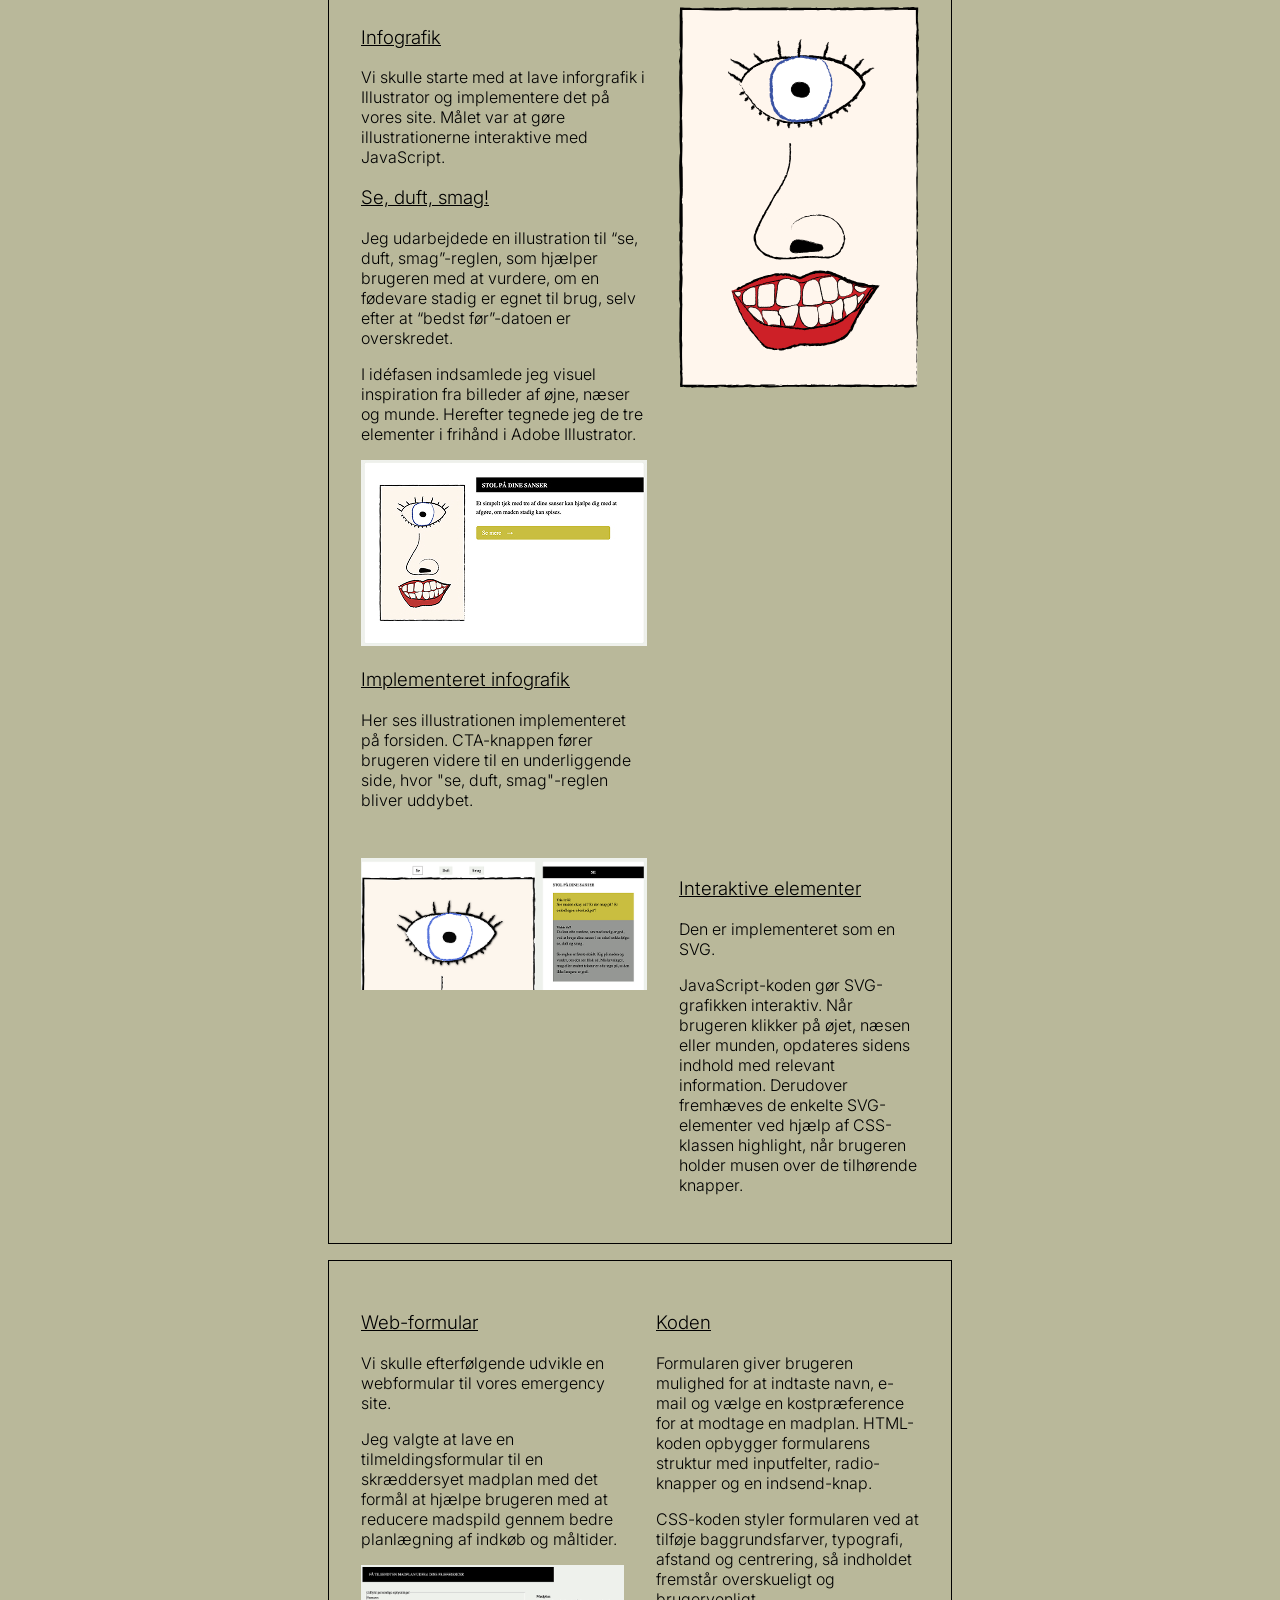
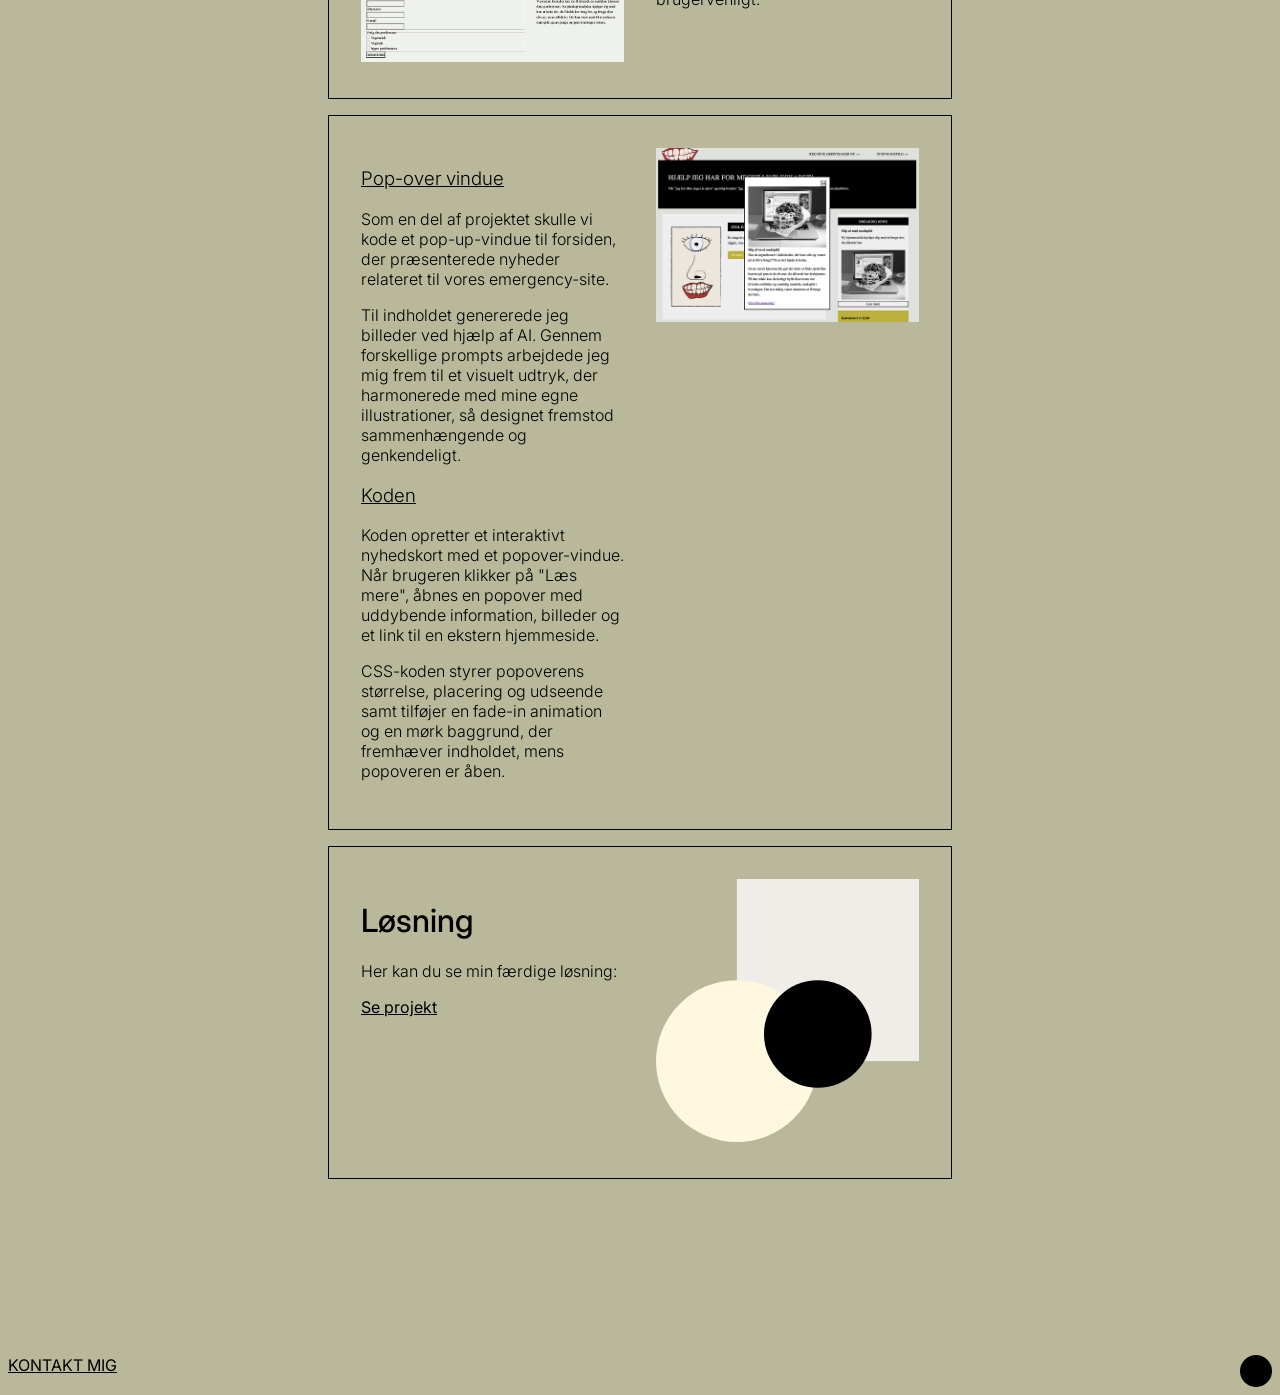
<file: tema4.html>
<!doctype html>
<html lang="da">
  <head>
    <meta charset="UTF-8" />
    <meta name="viewport" content="width=device-width, initial-scale=1.0" />
    <title>Tema 4</title>
    <link rel="stylesheet" href="css/generel.css" />
    <link rel="stylesheet" href="css/layout.css" />
    <link rel="preconnect" href="https://fonts.googleapis.com" />
    <link rel="preconnect" href="https://fonts.gstatic.com" crossorigin />
    <link href="https://fonts.googleapis.com/css2?family=Inter:ital,opsz,wght@0,14..32,100..900;1,14..32,100..900&display=swap" rel="stylesheet" />
    <link rel="icon" href="SVG/cirkel.svg" type="image/svg+xml" />
  </head>
  <body>
    <header>
      <a class="logo" href="index.html"> <img src="SVG/Asset6.svg" alt="logo" /></a>
      <img src="SVG/logofinal.svg" alt="navn" class="navn" />
      <div class="burger" id="burger" onclick="toggleMenu()">☰</div>
      <nav id="menu">
        <ul>
          <li><a href="kontakt.html">OM MIG</a></li>
          <li class="over-subhead">
            <a href="index.html#projekter">PROJEKTER</a>

            <ul class="submenu">
              <li><a href="tema1.html">Tema 1</a></li>
              <li><a href="tema2.html">Tema 2</a></li>
              <li><a href="tema3.html">Tema 3</a></li>
              <li><a href="tema4.html">Tema 4</a></li>
              <li><a href="tema5.html">Tema 5</a></li>
              <li><a href="tema6.html">Tema 6</a></li>
            </ul>
          </li>
          <li><a href="kontakt.html#kontakt">KONTAKT</a></li>
        </ul>
      </nav>
    </header>

    <main class="main_projekter">
      <h1>TEMA 4</h1>
      <h2>GRUNDLÆGGENDE BRUGERGRÆNSEFLADEUDVIKLING</h2>

      <div class="grid_1">
        <div>
          <p>I dette tema arbejdede vi med udvikling af brugergrænseflader til et eksisterende website. Fokus var på at videreudvikle sitets design og funktionalitet ved hjælp af værktøjer som Adobe Illustrator, CSS og JavaScript.</p>

          <p>
            Vi blev introduceret til Adobe Illustrator og lærte at arbejde med vektorgrafik i SVG-format, som kan anvendes direkte på websites. Derudover fik vi vores første erfaringer med JavaScript, som blev brugt til at skabe interaktive elementer
            og funktioner på siden. Samtidig videreudviklede vi vores færdigheder inden for CSS og arbejdede med mere avancerede metoder til styling og layout.
          </p>
        </div>
      </div>
      <div class="grid_1-1">
        <div>
          <h3>Opgave: Emergency site</h3>

          <p>
            I denne opgave skulle vi videreudvikle et såkaldt Emergency Site, hvor det grundlæggende website allerede var opbygget. Vi skulle selv vælge en nødsituation og designe sitet, så brugergrænsefladen understøttede situationens alvor og
            formål.
          </p>
        </div>

        <div>
          <h3>Samspil mellem design og funktionalitet</h3>
          <p>
            Arbejdet bestod af en række delopgaver med fokus på forskellige elementer af sitet. Her skulle vi både udvikle visuelle komponenter og implementere funktionalitet ved hjælp af CSS og JavaScript. Opgaven gav os mulighed for at
            eksperimentere med design, vektorgrafik og interaktive løsninger, samtidig med at vi lærte nye teknologier inden for webudvikling.
          </p>
          <p>Formålet med projektet var at styrke vores forståelse af samspillet mellem design og funktionalitet samt at give os praktisk erfaring med udvikling af brugergrænseflader til web.</p>
        </div>
      </div>
      <div class="grid_1-1">
        <div>
          <h3>Emne</h3>
          <p>Jeg valgte emnet “Hjælp jeg har for meget i køleskabet.</p>
          <h3>Fokus</h3>
          <ul class="koncept-li">
            <li>Sætte fokus på madspild</li>
            <li>Lave lidt sjov med at det er et luksus-problem/first world problem</li>
            <li>Fokus på den materielle verden vi lever i</li>
          </ul>
        </div>
        <div>
          <img src="img/mindmap-emergenzy.png" alt="" class="billede-projekter" />
        </div>
      </div>
      <div class="grid_1-1">
        <div>
          <h3>Infografik</h3>
          <p>Vi skulle starte med at lave inforgrafik i Illustrator og implementere det på vores site. Målet var at gøre illustrationerne interaktive med JavaScript.</p>
          <h3>Se, duft, smag!</h3>
          <p>Jeg udarbejdede en illustration til “se, duft, smag”-reglen, som hjælper brugeren med at vurdere, om en fødevare stadig er egnet til brug, selv efter at “bedst før”-datoen er overskredet.</p>
          <p>I idéfasen indsamlede jeg visuel inspiration fra billeder af øjne, næser og munde. Herefter tegnede jeg de tre elementer i frihånd i Adobe Illustrator.</p>

          <img src="img/sanser-impl.jpg" alt="" />
          <h3>Implementeret infografik</h3>
          <p>Her ses illustrationen implementeret på forsiden. CTA-knappen fører brugeren videre til en underliggende side, hvor "se, duft, smag"-reglen bliver uddybet.</p>
        </div>
        <div>
          <img src="SVG/sanser.svg" alt="sanser" class="billede-projekter" />
        </div>

        <div>
          <img src="img/javascript-sanser.png" alt="" class="billede-projekter" />
        </div>
        <div>
          <h3>Interaktive elementer</h3>
          <p>Den er implementeret som en SVG.</p>
          <p>
            JavaScript-koden gør SVG-grafikken interaktiv. Når brugeren klikker på øjet, næsen eller munden, opdateres sidens indhold med relevant information. Derudover fremhæves de enkelte SVG-elementer ved hjælp af CSS-klassen highlight, når
            brugeren holder musen over de tilhørende knapper.
          </p>
        </div>
      </div>
      <div class="grid_1-1">
        <div>
          <h3>Web-formular</h3>
          <p>Vi skulle efterfølgende udvikle en webformular til vores emergency site.</p>
          <p>Jeg valgte at lave en tilmeldingsformular til en skræddersyet madplan med det formål at hjælpe brugeren med at reducere madspild gennem bedre planlægning af indkøb og måltider.</p>
          <img src="img/form.png" alt="Form" class="billede-projekter" />
        </div>
        <div>
          <h3>Koden</h3>
          <p>Formularen giver brugeren mulighed for at indtaste navn, e-mail og vælge en kostpræference for at modtage en madplan. HTML-koden opbygger formularens struktur med inputfelter, radio-knapper og en indsend-knap.</p>
          <p>CSS-koden styler formularen ved at tilføje baggrundsfarver, typografi, afstand og centrering, så indholdet fremstår overskueligt og brugervenligt.</p>
        </div>
      </div>

      <div class="grid_1-1">
        <div>
          <h3>Pop-over vindue</h3>
          <p>Som en del af projektet skulle vi kode et pop-up-vindue til forsiden, der præsenterede nyheder relateret til vores emergency-site.</p>
          <p>Til indholdet genererede jeg billeder ved hjælp af AI. Gennem forskellige prompts arbejdede jeg mig frem til et visuelt udtryk, der harmonerede med mine egne illustrationer, så designet fremstod sammenhængende og genkendeligt.</p>

          <h3>Koden</h3>
          <p>Koden opretter et interaktivt nyhedskort med et popover-vindue. Når brugeren klikker på "Læs mere", åbnes en popover med uddybende information, billeder og et link til en ekstern hjemmeside.</p>
          <p>CSS-koden styrer popoverens størrelse, placering og udseende samt tilføjer en fade-in animation og en mørk baggrund, der fremhæver indholdet, mens popoveren er åben.</p>
        </div>
        <div>
          <img src="img/popover.png" alt="popover" class="billede-projekter" />
        </div>
      </div>

      <div class="grid_1-1">
        <div>
          <h1>Løsning</h1>
          <p>Her kan du se min færdige løsning:</p>
          <a href="https://vito-ek.github.io/Koleskab/" target="_blank"> Se projekt </a>
        </div>
        <div><img src="SVG/Asset6.svg" alt="" /></div>
      </div>
    </main>
    <script src="js/script.js"></script>
    <footer>
      <a href="kontakt.html#kontakt">KONTAKT MIG</a>
      <img src="SVG/cirkel.svg" alt="cirkel" class="cirkel" />
    </footer>
  </body>
</html>
</file>
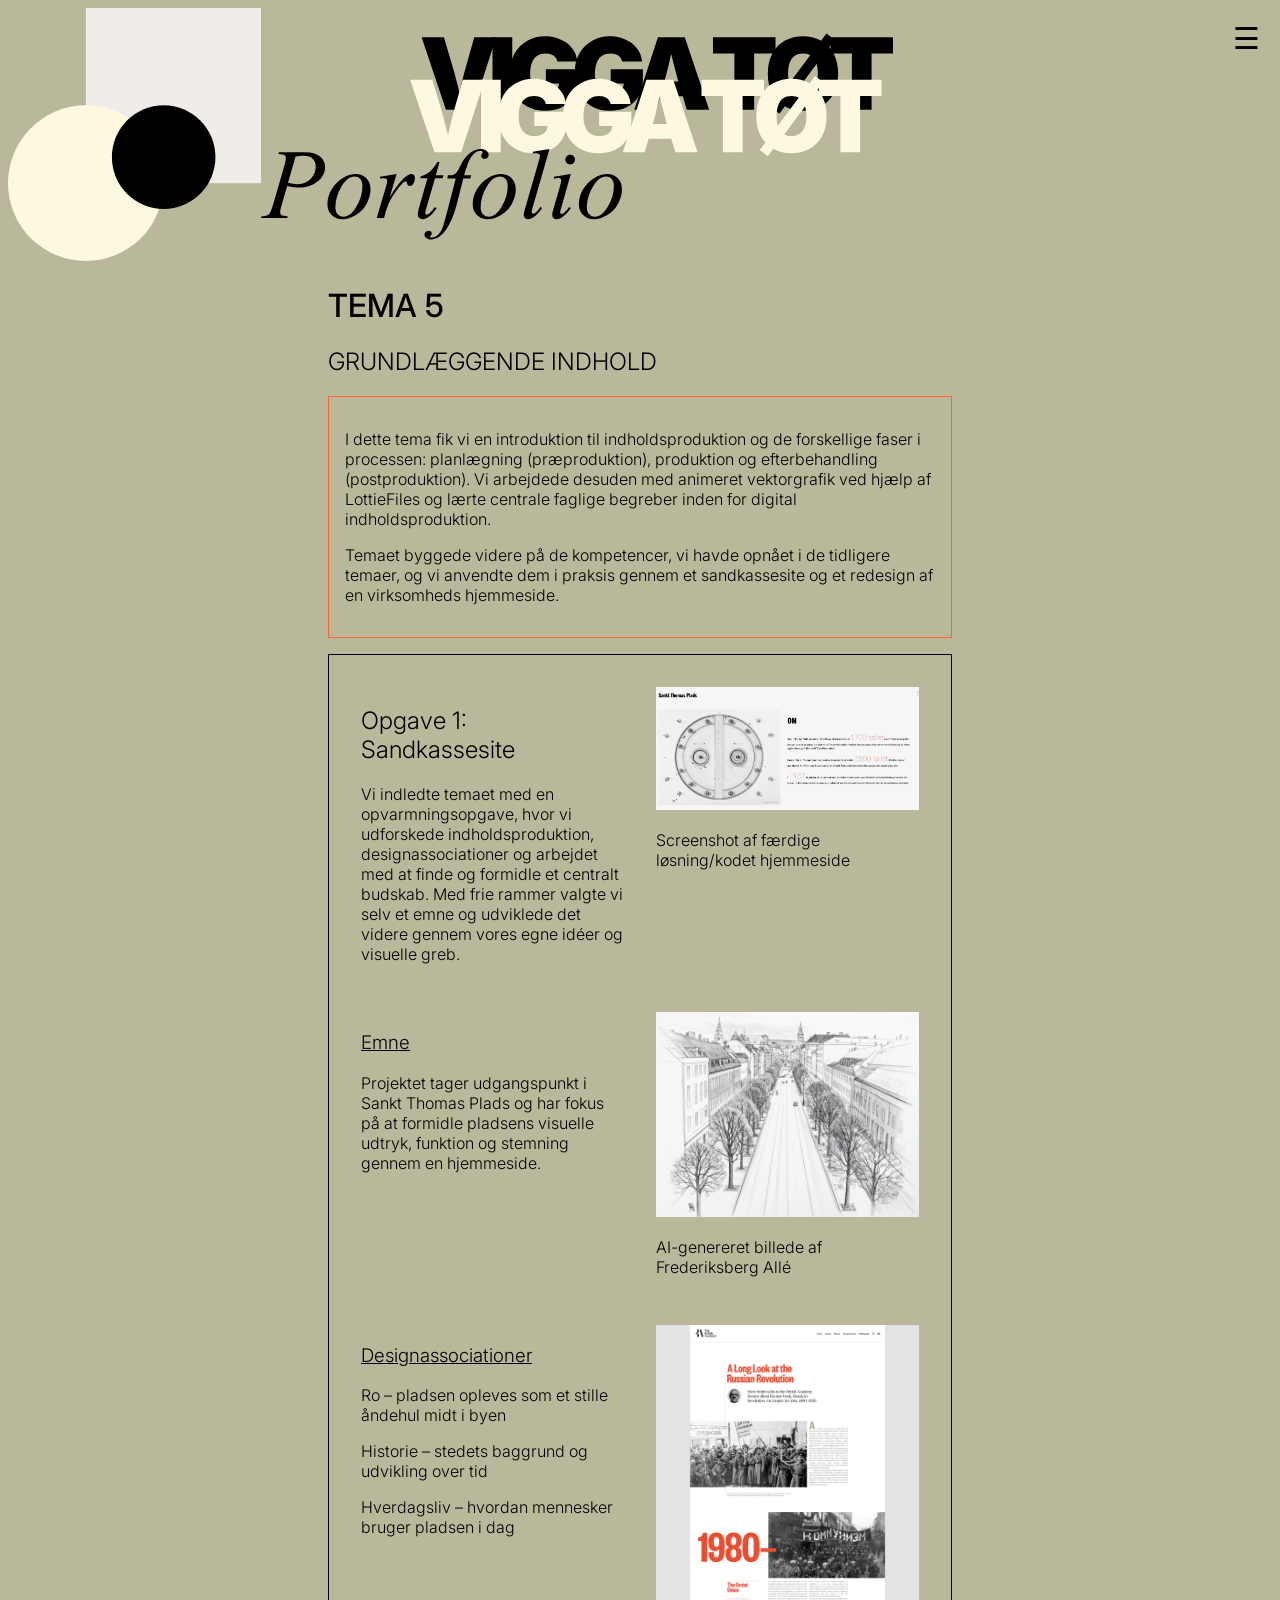
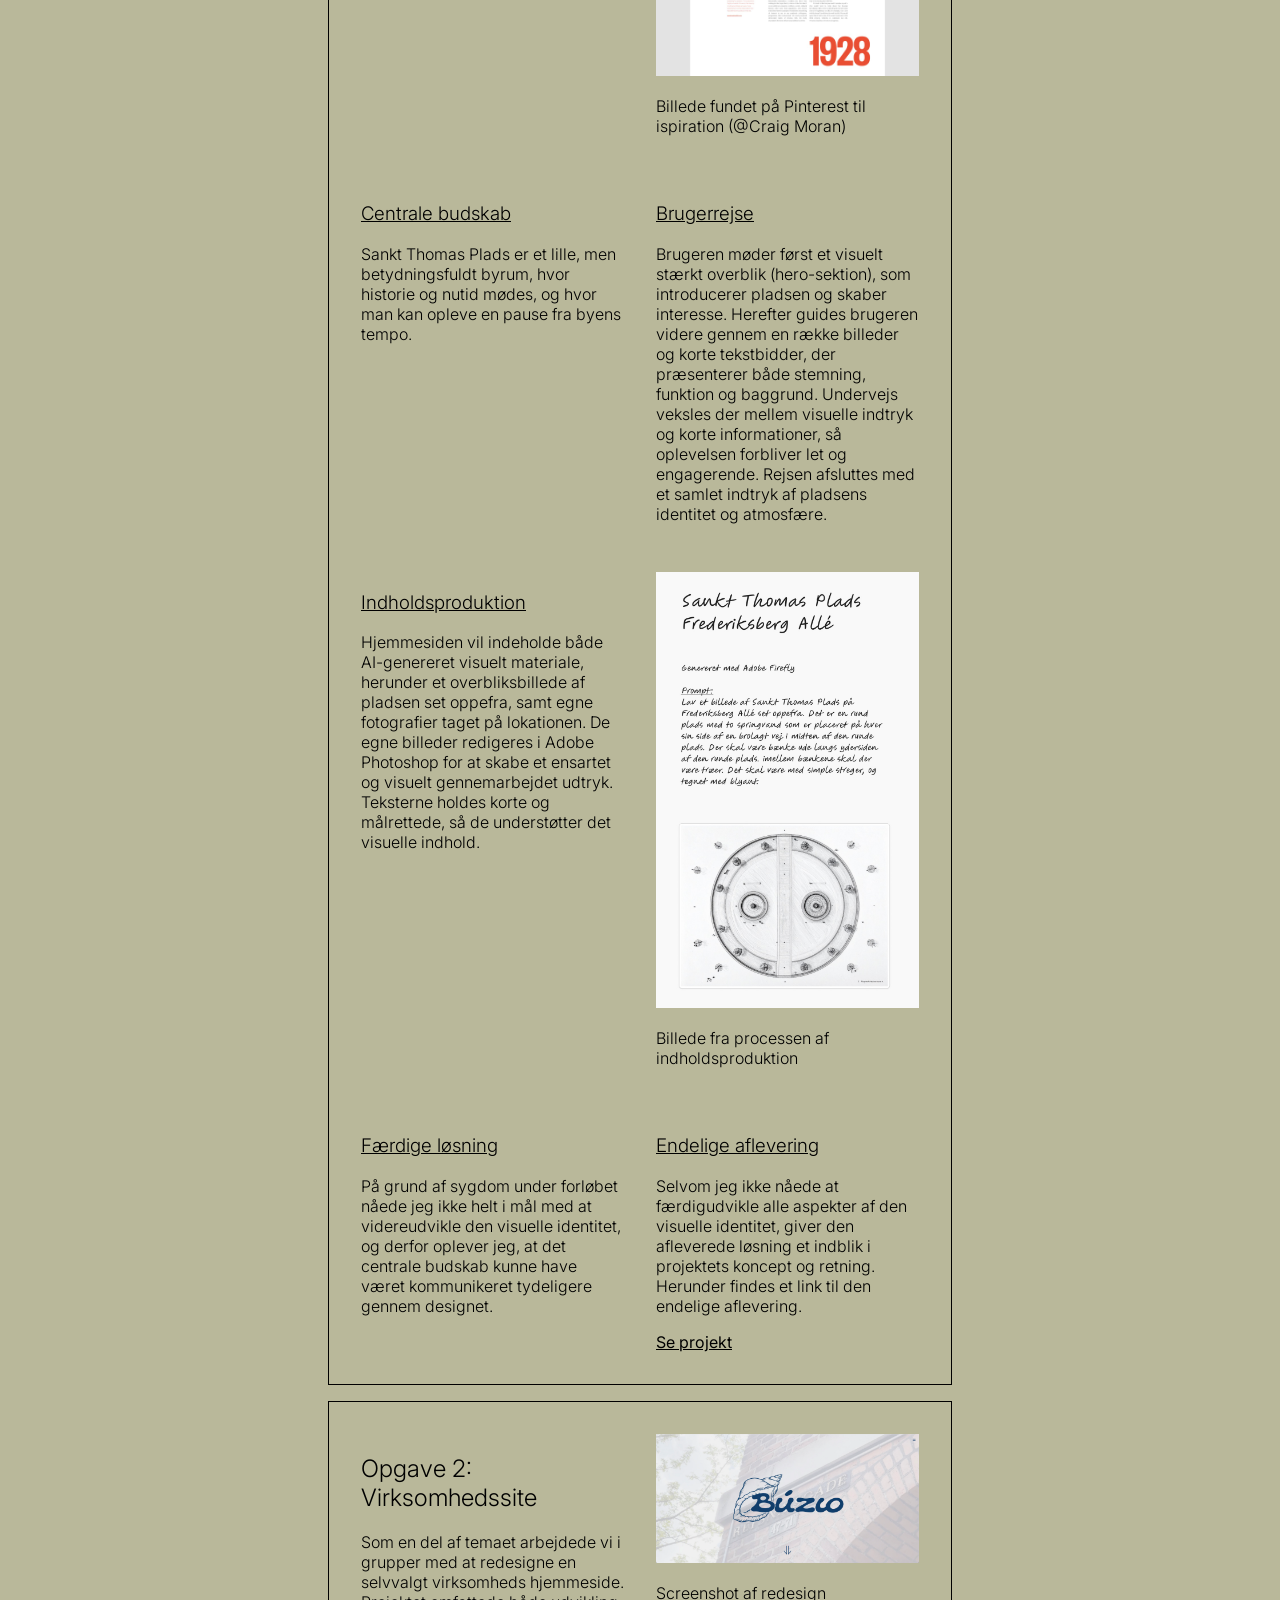
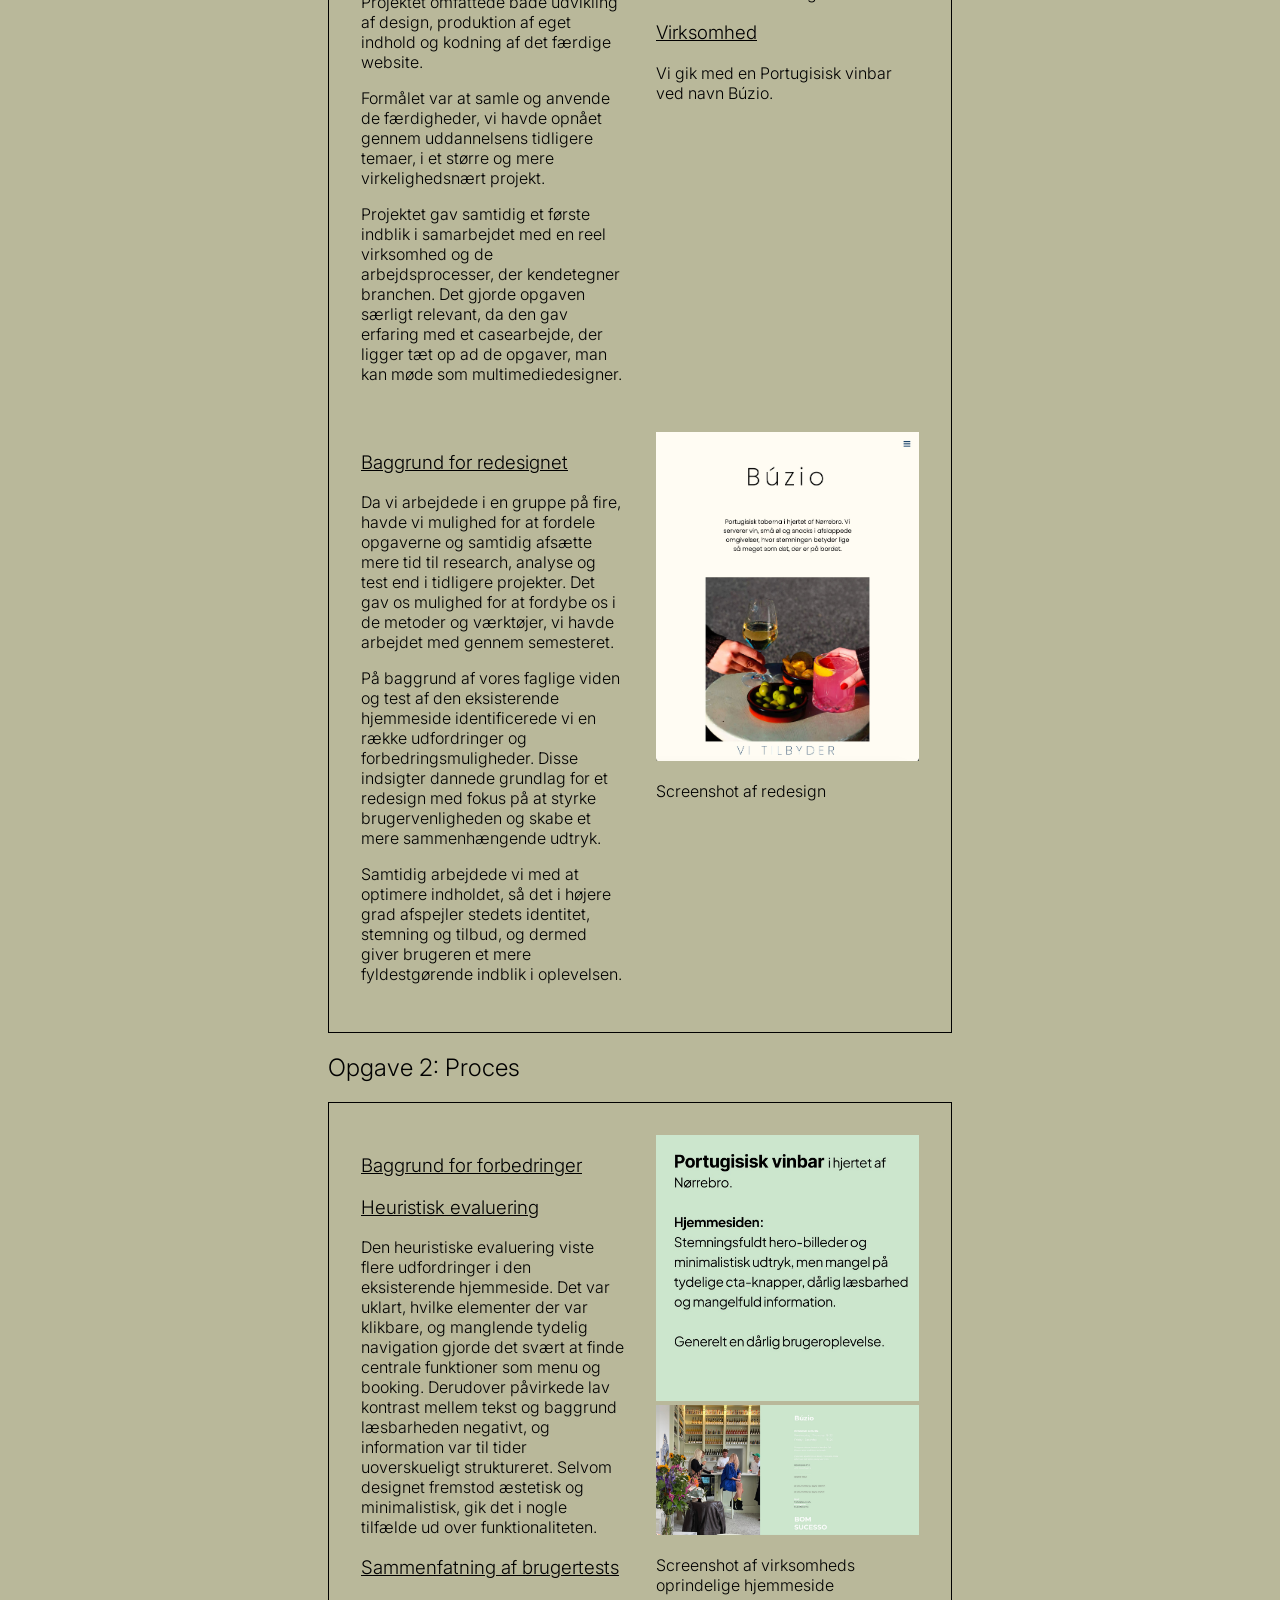
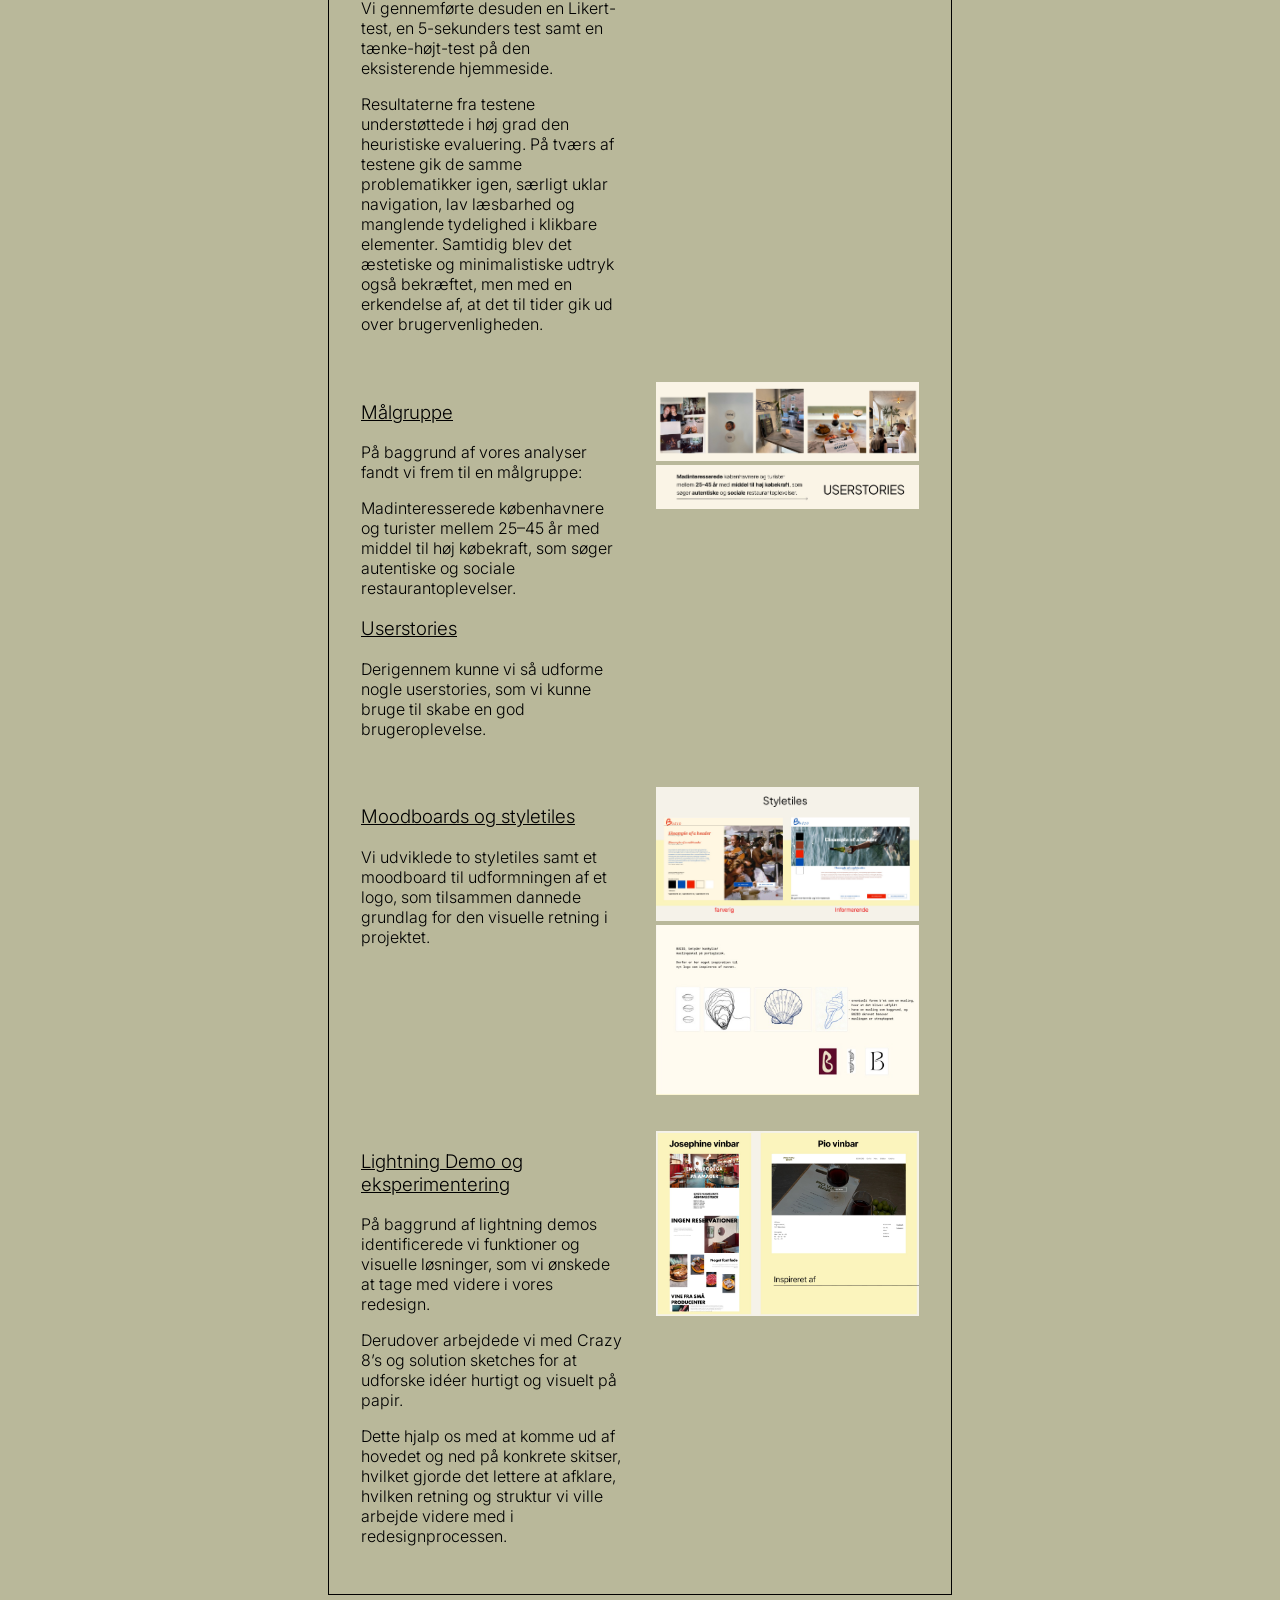
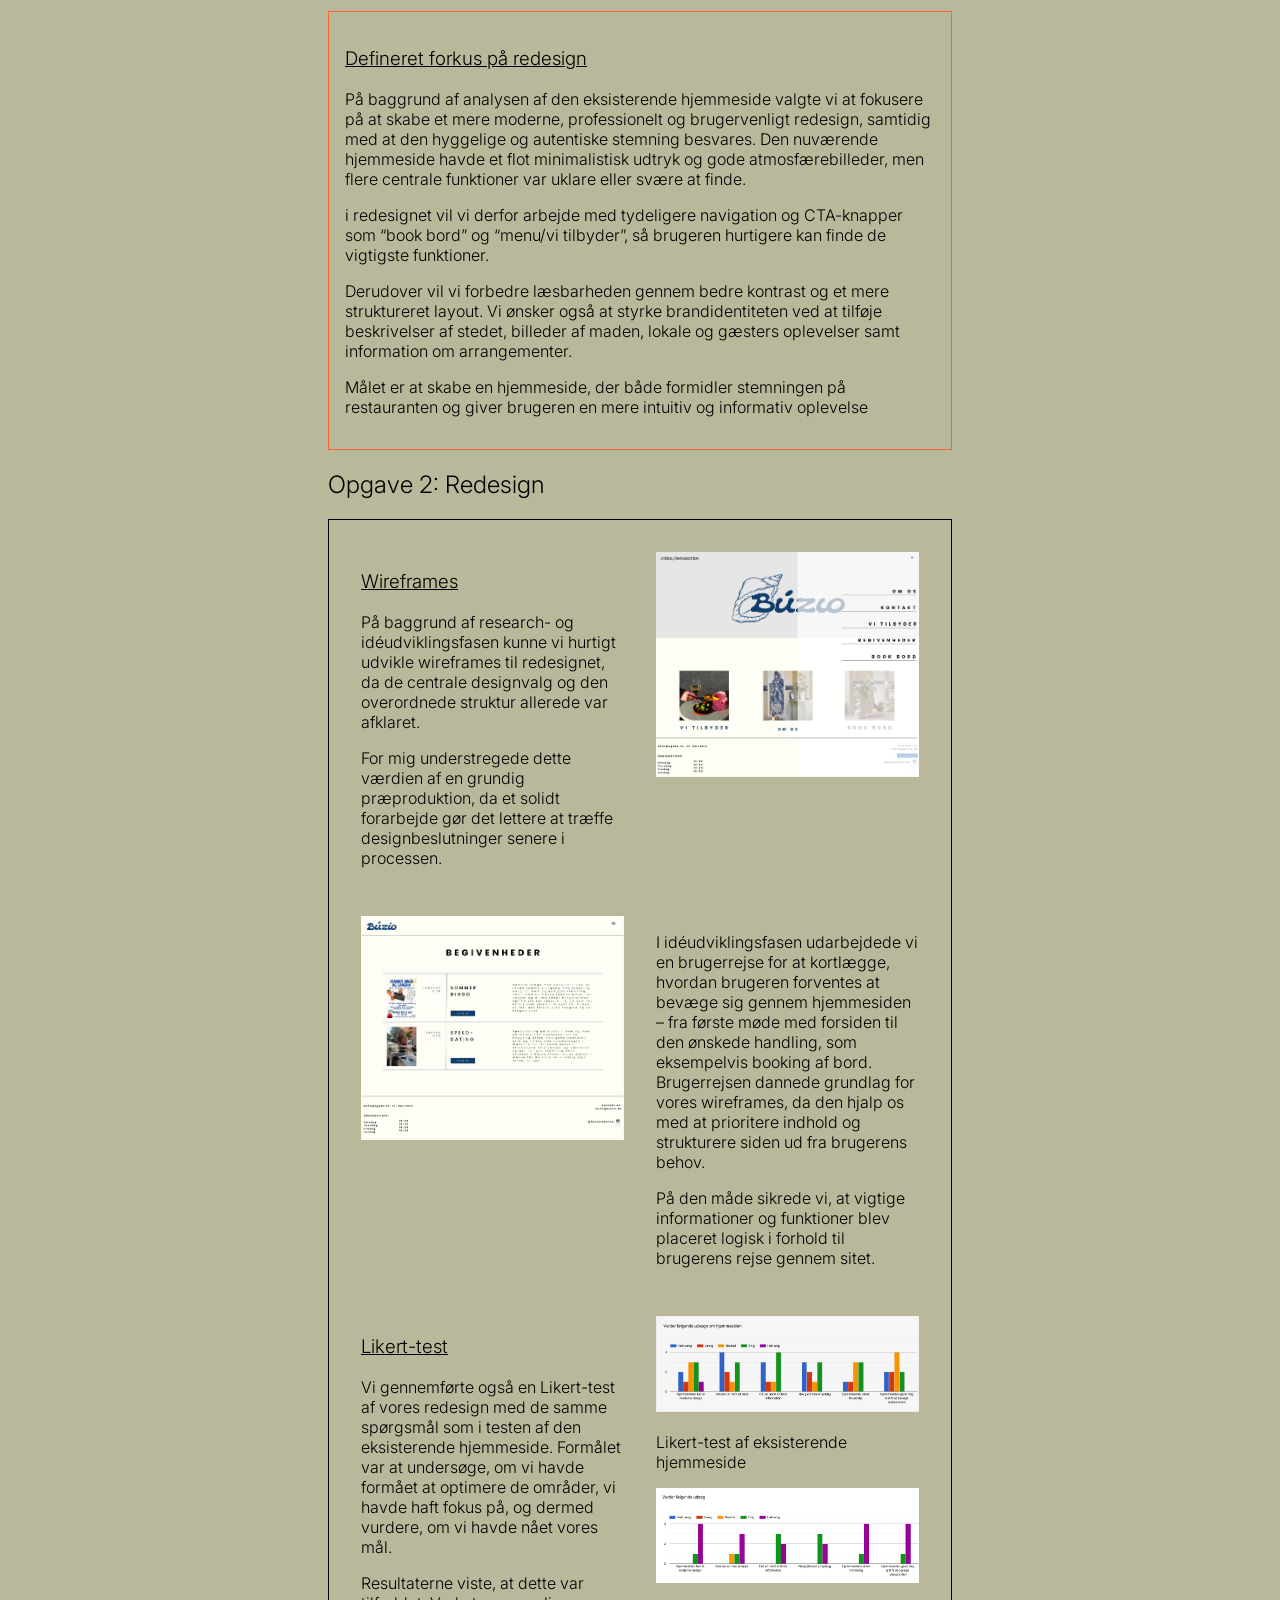
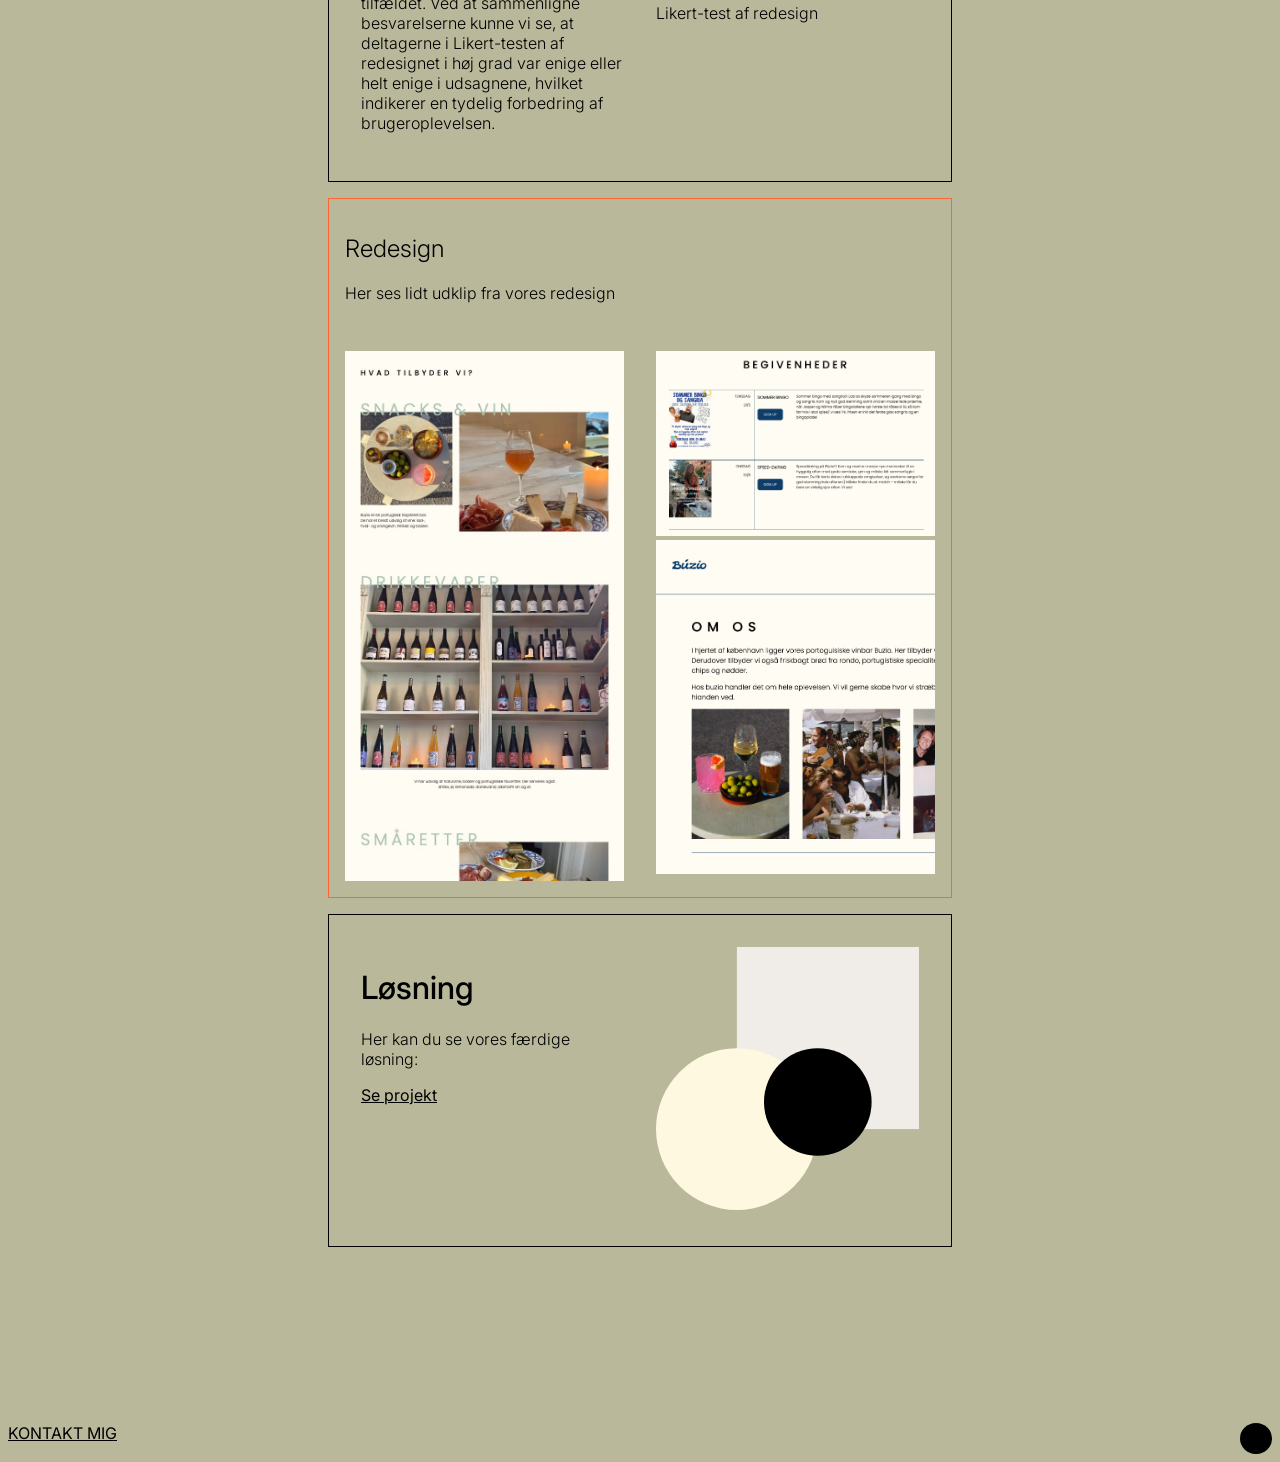
<file: tema5.html>
<!doctype html>
<html lang="da">
  <head>
    <meta charset="UTF-8" />
    <meta name="viewport" content="width=device-width, initial-scale=1.0" />
    <title>Tema 5</title>
    <link rel="stylesheet" href="css/generel.css" />
    <link rel="stylesheet" href="css/layout.css" />
    <link rel="preconnect" href="https://fonts.googleapis.com" />
    <link rel="preconnect" href="https://fonts.gstatic.com" crossorigin />
    <link href="https://fonts.googleapis.com/css2?family=Inter:ital,opsz,wght@0,14..32,100..900;1,14..32,100..900&display=swap" rel="stylesheet" />
    <link rel="icon" href="SVG/cirkel.svg" type="image/svg+xml" />
  </head>
  <body>
    <header>
      <a class="logo" href="index.html"> <img src="SVG/Asset6.svg" alt="logo" /></a>
      <img src="SVG/logofinal.svg" alt="navn" class="navn" />
      <div class="burger" id="burger" onclick="toggleMenu()">☰</div>
      <nav id="menu">
        <ul>
          <li><a href="kontakt.html">OM MIG</a></li>
          <li class="over-subhead">
            <a href="index.html#projekter">PROJEKTER</a>

            <ul class="submenu">
              <li><a href="tema1.html">Tema 1</a></li>
              <li><a href="tema2.html">Tema 2</a></li>
              <li><a href="tema3.html">Tema 3</a></li>
              <li><a href="tema4.html">Tema 4</a></li>
              <li><a href="tema5.html">Tema 5</a></li>
              <li><a href="tema6.html">Tema 6</a></li>
            </ul>
          </li>
          <li><a href="kontakt.html#kontakt">KONTAKT</a></li>
        </ul>
      </nav>
    </header>

    <main class="main_projekter">
      <h1>TEMA 5</h1>
      <h2>GRUNDLÆGGENDE INDHOLD</h2>

      <div class="grid_1">
        <div>
          <p>
            I dette tema fik vi en introduktion til indholdsproduktion og de forskellige faser i processen: planlægning (præproduktion), produktion og efterbehandling (postproduktion). Vi arbejdede desuden med animeret vektorgrafik ved hjælp af
            LottieFiles og lærte centrale faglige begreber inden for digital indholdsproduktion.
          </p>

          <p>Temaet byggede videre på de kompetencer, vi havde opnået i de tidligere temaer, og vi anvendte dem i praksis gennem et sandkassesite og et redesign af en virksomheds hjemmeside.</p>
        </div>
      </div>

      <div class="grid_1-1">
        <div>
          <h2>Opgave 1: Sandkassesite</h2>
          <p>
            Vi indledte temaet med en opvarmningsopgave, hvor vi udforskede indholdsproduktion, designassociationer og arbejdet med at finde og formidle et centralt budskab. Med frie rammer valgte vi selv et emne og udviklede det videre gennem vores
            egne idéer og visuelle greb.
          </p>
        </div>

        <div>
          <img src="img/sanktthomasplads.jpeg" alt="" class="billede-projekter" />
          <p>Screenshot af færdige løsning/kodet hjemmeside</p>
        </div>

        <div>
          <h3>Emne</h3>
          <p>Projektet tager udgangspunkt i Sankt Thomas Plads og har fokus på at formidle pladsens visuelle udtryk, funktion og stemning gennem en hjemmeside.</p>
        </div>
        <div>
          <img src="img/FrederiksbergAlle-1.jpg" alt="stp-ai" class="billede-projekter" />
          <p>AI-genereret billede af Frederiksberg Allé</p>
        </div>

        <div>
          <h3>Designassociationer</h3>
          <p>Ro – pladsen opleves som et stille åndehul midt i byen</p>
          <p>Historie – stedets baggrund og udvikling over tid</p>
          <p>Hverdagsliv – hvordan mennesker bruger pladsen i dag</p>
        </div>
        <div>
          <img src="img/designasso.jpg" alt="" class="billede-projekter" />
          <p>Billede fundet på Pinterest til ispiration (@Craig Moran)</p>
        </div>

        <div>
          <h3>Centrale budskab</h3>
          <p>Sankt Thomas Plads er et lille, men betydningsfuldt byrum, hvor historie og nutid mødes, og hvor man kan opleve en pause fra byens tempo.</p>
        </div>
        <div>
          <h3>Brugerrejse</h3>
          <p>
            Brugeren møder først et visuelt stærkt overblik (hero-sektion), som introducerer pladsen og skaber interesse. Herefter guides brugeren videre gennem en række billeder og korte tekstbidder, der præsenterer både stemning, funktion og
            baggrund. Undervejs veksles der mellem visuelle indtryk og korte informationer, så oplevelsen forbliver let og engagerende. Rejsen afsluttes med et samlet indtryk af pladsens identitet og atmosfære.
          </p>
        </div>
        <div>
          <h3>Indholdsproduktion</h3>
          <p>
            Hjemmesiden vil indeholde både AI-genereret visuelt materiale, herunder et overbliksbillede af pladsen set oppefra, samt egne fotografier taget på lokationen. De egne billeder redigeres i Adobe Photoshop for at skabe et ensartet og
            visuelt gennemarbejdet udtryk. Teksterne holdes korte og målrettede, så de understøtter det visuelle indhold.
          </p>
        </div>
        <div>
          <img src="img/sanktt-proces.jpeg" alt="" class="billede-projekter" />
          <p>Billede fra processen af indholdsproduktion</p>
        </div>
        <div>
          <h3>Færdige løsning</h3>
          <p>På grund af sygdom under forløbet nåede jeg ikke helt i mål med at videreudvikle den visuelle identitet, og derfor oplever jeg, at det centrale budskab kunne have været kommunikeret tydeligere gennem designet.</p>
        </div>
        <div>
          <h3>Endelige aflevering</h3>
          <p>Selvom jeg ikke nåede at færdigudvikle alle aspekter af den visuelle identitet, giver den afleverede løsning et indblik i projektets koncept og retning. Herunder findes et link til den endelige aflevering.</p>
          <a href="https://vito-ek.github.io/SanktThomasPlads/" target="_blank"> Se projekt </a>
        </div>
      </div>

      <div class="grid_1-1">
        <div>
          <h2>Opgave 2: Virksomhedssite</h2>

          <p>Som en del af temaet arbejdede vi i grupper med at redesigne en selvvalgt virksomheds hjemmeside. Projektet omfattede både udvikling af design, produktion af eget indhold og kodning af det færdige website.</p>
          <p>Formålet var at samle og anvende de færdigheder, vi havde opnået gennem uddannelsens tidligere temaer, i et større og mere virkelighedsnært projekt.</p>
          <p>
            Projektet gav samtidig et første indblik i samarbejdet med en reel virksomhed og de arbejdsprocesser, der kendetegner branchen. Det gjorde opgaven særligt relevant, da den gav erfaring med et casearbejde, der ligger tæt op ad de opgaver,
            man kan møde som multimediedesigner.
          </p>
        </div>
        <div>
          <img src="img/buzio-nyforside.jpeg" alt="" class="billede-projekter" />
          <p>Screenshot af redesign</p>
          <h3>Virksomhed</h3>
          <p>Vi gik med en Portugisisk vinbar ved navn Búzio.</p>
        </div>

        <div>
          <h3>Baggrund for redesignet</h3>
          <p>
            Da vi arbejdede i en gruppe på fire, havde vi mulighed for at fordele opgaverne og samtidig afsætte mere tid til research, analyse og test end i tidligere projekter. Det gav os mulighed for at fordybe os i de metoder og værktøjer, vi
            havde arbejdet med gennem semesteret.
          </p>
          <p>
            På baggrund af vores faglige viden og test af den eksisterende hjemmeside identificerede vi en række udfordringer og forbedringsmuligheder. Disse indsigter dannede grundlag for et redesign med fokus på at styrke brugervenligheden og skabe
            et mere sammenhængende udtryk.
          </p>
          <p>Samtidig arbejdede vi med at optimere indholdet, så det i højere grad afspejler stedets identitet, stemning og tilbud, og dermed giver brugeren et mere fyldestgørende indblik i oplevelsen.</p>
        </div>
        <div>
          <img src="img/buzio-nyforside-2.jpeg" alt="" class="billede-projekter" />
          <p>Screenshot af redesign</p>
        </div>
      </div>
      <h2>Opgave 2: Proces</h2>
      <div class="grid_1-1">
        <div>
          <h3>Baggrund for forbedringer</h3>
          <h3>Heuristisk evaluering</h3>
          <p>
            Den heuristiske evaluering viste flere udfordringer i den eksisterende hjemmeside. Det var uklart, hvilke elementer der var klikbare, og manglende tydelig navigation gjorde det svært at finde centrale funktioner som menu og booking.
            Derudover påvirkede lav kontrast mellem tekst og baggrund læsbarheden negativt, og information var til tider uoverskueligt struktureret. Selvom designet fremstod æstetisk og minimalistisk, gik det i nogle tilfælde ud over
            funktionaliteten.
          </p>
          <h3>Sammenfatning af brugertests</h3>
          <p>Vi gennemførte desuden en Likert-test, en 5-sekunders test samt en tænke-højt-test på den eksisterende hjemmeside.</p>
          <p>
            Resultaterne fra testene understøttede i høj grad den heuristiske evaluering. På tværs af testene gik de samme problematikker igen, særligt uklar navigation, lav læsbarhed og manglende tydelighed i klikbare elementer. Samtidig blev det
            æstetiske og minimalistiske udtryk også bekræftet, men med en erkendelse af, at det til tider gik ud over brugervenligheden.
          </p>
        </div>
        <div>
          <img src="img/analyse.jpeg" alt="" class="billede-projekter" />
          <img src="img/buzio-orig.jpeg" alt="" class="billede-projekter" />
          <p>Screenshot af virksomheds oprindelige hjemmeside</p>
        </div>
        <div>
          <h3>Målgruppe</h3>
          <p>På baggrund af vores analyser fandt vi frem til en målgruppe:</p>
          <p>Madinteresserede københavnere og turister mellem 25–45 år med middel til høj købekraft, som søger autentiske og sociale restaurantoplevelser.</p>
          <h3>Userstories</h3>
          <p>Derigennem kunne vi så udforme nogle userstories, som vi kunne bruge til skabe en god brugeroplevelse.</p>
        </div>
        <div><img src="img/malgruppebilleder.jpeg" alt="" class="billede-projekter" /> <img src="img/malgruppe.jpeg" alt="" class="billede-projekter" /></div>
        <div>
          <h3>Moodboards og styletiles</h3>
          <p>Vi udviklede to styletiles samt et moodboard til udformningen af et logo, som tilsammen dannede grundlag for den visuelle retning i projektet.</p>
        </div>
        <div><img src="img/styletile.jpeg" alt="" class="billede-projekter" /> <img src="img/logo-buzio.jpeg" alt="" class="billede-projekter" /></div>
        <div>
          <h3>Lightning Demo og eksperimentering</h3>
          <p>På baggrund af lightning demos identificerede vi funktioner og visuelle løsninger, som vi ønskede at tage med videre i vores redesign.</p>
          <p>Derudover arbejdede vi med Crazy 8’s og solution sketches for at udforske idéer hurtigt og visuelt på papir.</p>
          <p>Dette hjalp os med at komme ud af hovedet og ned på konkrete skitser, hvilket gjorde det lettere at afklare, hvilken retning og struktur vi ville arbejde videre med i redesignprocessen.</p>
        </div>
        <div>
          <img src="img/lightningdemos.jpeg" alt="" class="billede-projekter" />
        </div>
      </div>
      <div class="grid_1">
        <div>
          <h3>Defineret forkus på redesign</h3>
          <p>
            På baggrund af analysen af den eksisterende hjemmeside valgte vi at fokusere på at skabe et mere moderne, professionelt og brugervenligt redesign, samtidig med at den hyggelige og autentiske stemning besvares. Den nuværende hjemmeside
            havde et flot minimalistisk udtryk og gode atmosfærebilleder, men flere centrale funktioner var uklare eller svære at finde.
          </p>
          <p>i redesignet vil vi derfor arbejde med tydeligere navigation og CTA-knapper som “book bord” og “menu/vi tilbyder”, så brugeren hurtigere kan finde de vigtigste funktioner.</p>
          <p>
            Derudover vil vi forbedre læsbarheden gennem bedre kontrast og et mere struktureret layout. Vi ønsker også at styrke brandidentiteten ved at tilføje beskrivelser af stedet, billeder af maden, lokale og gæsters oplevelser samt information
            om arrangementer.
          </p>
          <p>Målet er at skabe en hjemmeside, der både formidler stemningen på restauranten og giver brugeren en mere intuitiv og informativ oplevelse</p>
        </div>
      </div>
      <h2>Opgave 2: Redesign</h2>

      <div class="grid_1-1">
        <div>
          <h3>Wireframes</h3>
          <p>På baggrund af research- og idéudviklingsfasen kunne vi hurtigt udvikle wireframes til redesignet, da de centrale designvalg og den overordnede struktur allerede var afklaret.</p>
          <p>For mig understregede dette værdien af en grundig præproduktion, da et solidt forarbejde gør det lettere at træffe designbeslutninger senere i processen.</p>
        </div>
        <div>
          <img src="img/wireframe-index.jpeg" alt="" class="billede-projekter" />
        </div>
        <div><img src="img/wireframe-begivenhed.jpeg" alt="" class="billede-projekter" /></div>
        <div>
          <p>
            I idéudviklingsfasen udarbejdede vi en brugerrejse for at kortlægge, hvordan brugeren forventes at bevæge sig gennem hjemmesiden – fra første møde med forsiden til den ønskede handling, som eksempelvis booking af bord. Brugerrejsen
            dannede grundlag for vores wireframes, da den hjalp os med at prioritere indhold og strukturere siden ud fra brugerens behov.
          </p>
          <p>På den måde sikrede vi, at vigtige informationer og funktioner blev placeret logisk i forhold til brugerens rejse gennem sitet.</p>
        </div>
        <div>
          <h3>Likert-test</h3>
          <p>
            Vi gennemførte også en Likert-test af vores redesign med de samme spørgsmål som i testen af den eksisterende hjemmeside. Formålet var at undersøge, om vi havde formået at optimere de områder, vi havde haft fokus på, og dermed vurdere, om
            vi havde nået vores mål.
          </p>

          <p>
            Resultaterne viste, at dette var tilfældet. Ved at sammenligne besvarelserne kunne vi se, at deltagerne i Likert-testen af redesignet i høj grad var enige eller helt enige i udsagnene, hvilket indikerer en tydelig forbedring af
            brugeroplevelsen.
          </p>
        </div>
        <div>
          <div>
            <img src="img/likert-test1.jpeg" alt="" class="billede-projekter" />
            <p>Likert-test af eksisterende hjemmeside</p>
          </div>
          <div>
            <img src="img/likert-test2.jpeg" alt="" class="billede-projekter" />
            <p>Likert-test af redesign</p>
          </div>
        </div>
      </div>

      <div class="grid_1">
        <div>
          <h2>Redesign</h2>
          <p>Her ses lidt udklip fra vores redesign</p>
        </div>
        <div class="grid_redesign">
          <img src="img/menu-redesign.jpeg" alt="" class="billede-projekter" />
          <div>
            <img src="img/begivenheder-redesign.jpeg" alt="" class="billede-projekter" />
            <img src="img/om-os-redesign.jpeg" alt="" class="billede-projekter" />
          </div>
        </div>
      </div>

      <div class="grid_1-1">
        <div>
          <h1>Løsning</h1>
          <p>Her kan du se vores færdige løsning:</p>
          <a href="https://vito-ek.github.io/virksomhedssite/index.html" target="_blank"> Se projekt </a>
        </div>
        <div><img src="SVG/Asset6.svg" alt="" /></div>
      </div>
    </main>
    <script src="js/script.js"></script>
    <footer>
      <a href="kontakt.html#kontakt">KONTAKT MIG</a>
      <img src="SVG/cirkel.svg" alt="cirkel" class="cirkel" />
    </footer>
  </body>
</html>
</file>
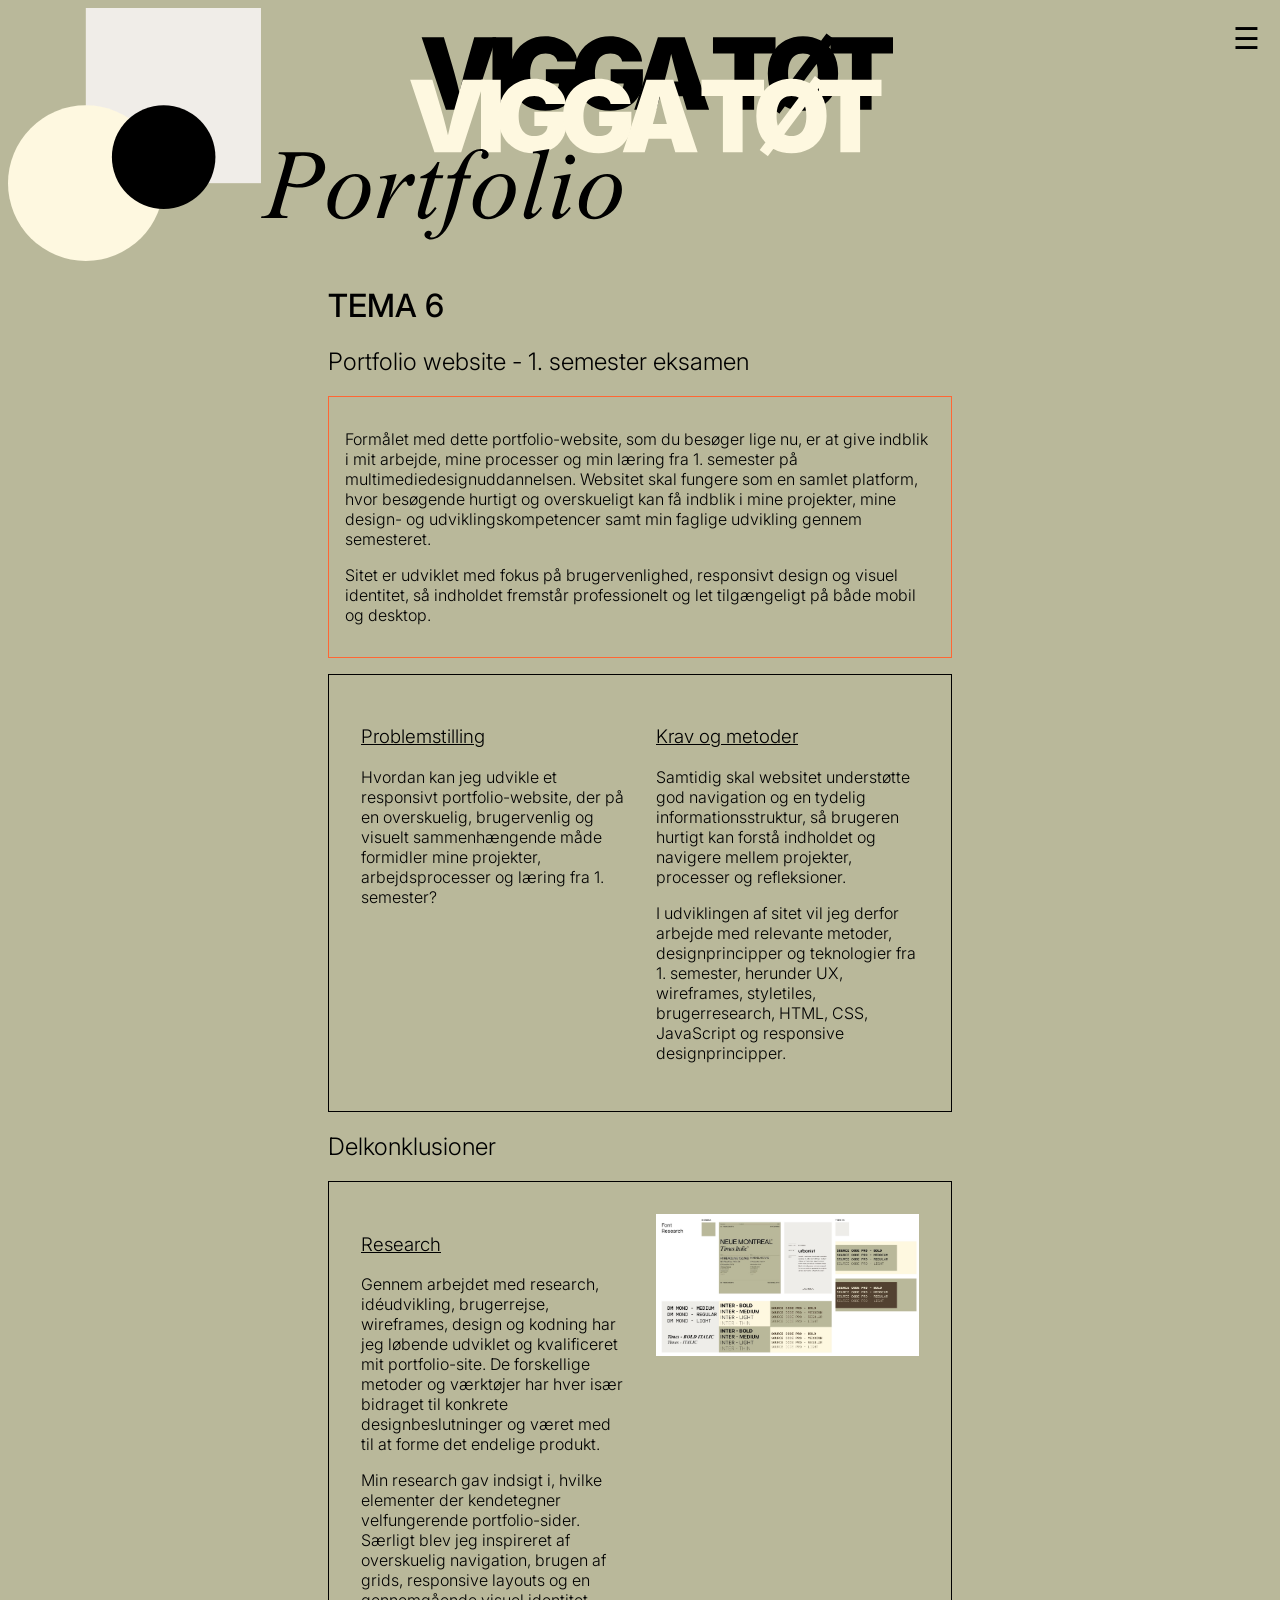
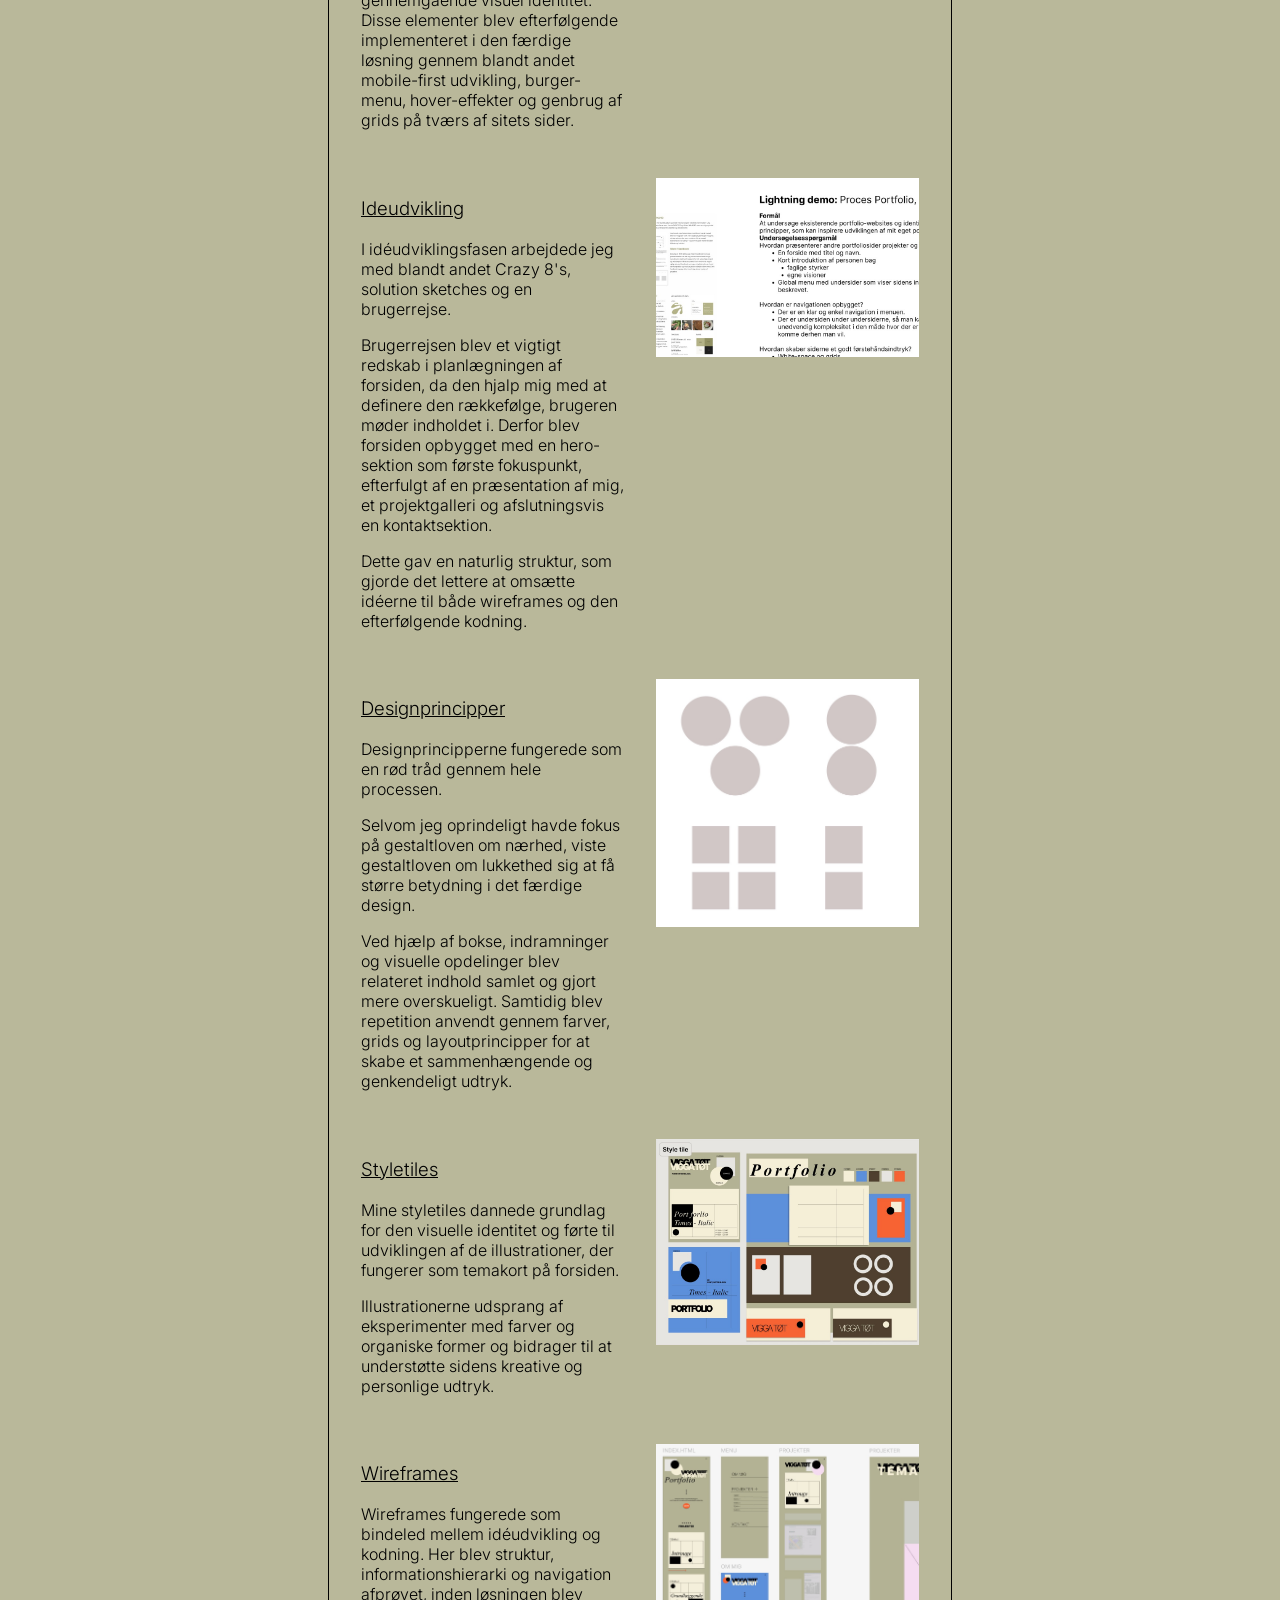
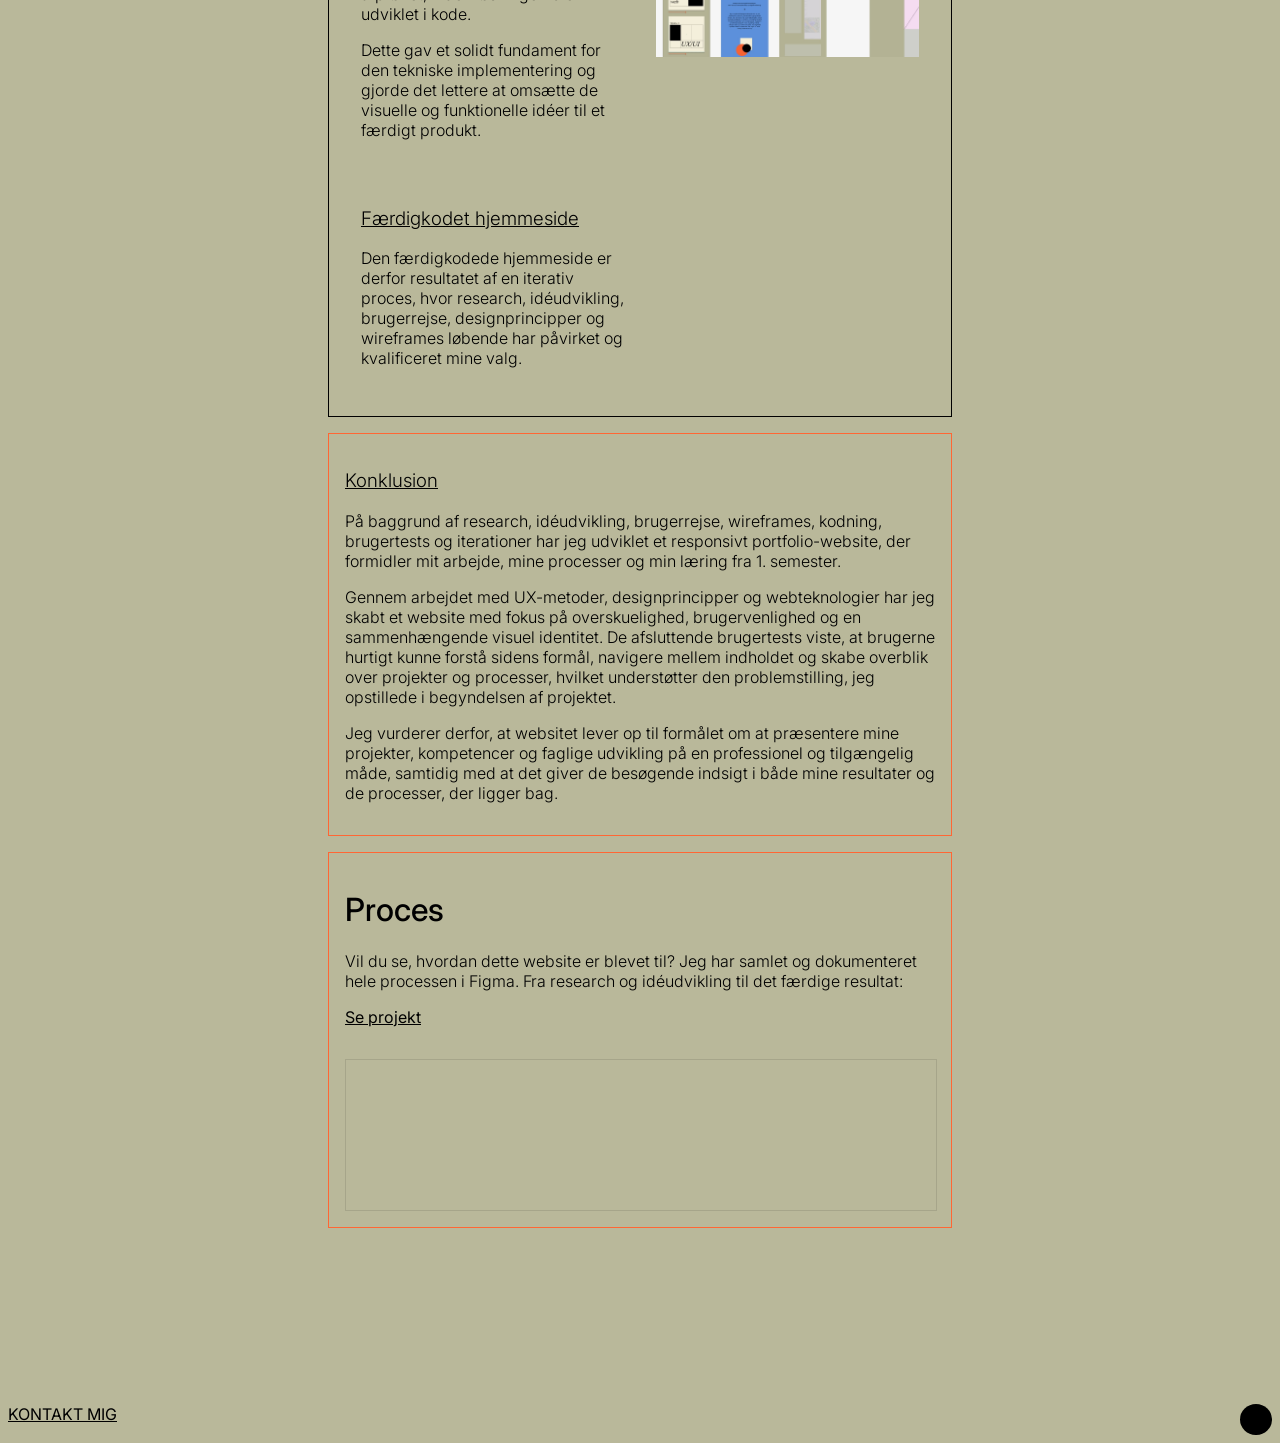
<file: tema6.html>
<!doctype html>
<html lang="da">
  <head>
    <meta charset="UTF-8" />
    <meta name="viewport" content="width=device-width, initial-scale=1.0" />
    <title>Tema 6</title>
    <link rel="stylesheet" href="css/generel.css" />
    <link rel="stylesheet" href="css/layout.css" />
    <link rel="preconnect" href="https://fonts.googleapis.com" />
    <link rel="preconnect" href="https://fonts.gstatic.com" crossorigin />
    <link href="https://fonts.googleapis.com/css2?family=Inter:ital,opsz,wght@0,14..32,100..900;1,14..32,100..900&display=swap" rel="stylesheet" />
    <link rel="icon" href="SVG/cirkel.svg" type="image/svg+xml" />
  </head>
  <body>
    <header>
      <a class="logo" href="index.html"> <img src="SVG/Asset6.svg" alt="logo" /></a>
      <img src="SVG/logofinal.svg" alt="navn" class="navn" />
      <div class="burger" id="burger" onclick="toggleMenu()">☰</div>
      <nav id="menu">
        <ul>
          <li><a href="kontakt.html">OM MIG</a></li>
          <li class="over-subhead">
            <a href="index.html#projekter">PROJEKTER</a>

            <ul class="submenu">
              <li><a href="tema1.html">Tema 1</a></li>
              <li><a href="tema2.html">Tema 2</a></li>
              <li><a href="tema3.html">Tema 3</a></li>
              <li><a href="tema4.html">Tema 4</a></li>
              <li><a href="tema5.html">Tema 5</a></li>
              <li><a href="tema6.html">Tema 6</a></li>
            </ul>
          </li>
          <li><a href="kontakt.html#kontakt">KONTAKT</a></li>
        </ul>
      </nav>
    </header>

    <main class="main_projekter">
      <h1>TEMA 6</h1>
      <h2>Portfolio website - 1. semester eksamen</h2>

      <div class="grid_1">
        <div>
          <p>
            Formålet med dette portfolio-website, som du besøger lige nu, er at give indblik i mit arbejde, mine processer og min læring fra 1. semester på multimediedesignuddannelsen. Websitet skal fungere som en samlet platform, hvor besøgende
            hurtigt og overskueligt kan få indblik i mine projekter, mine design- og udviklingskompetencer samt min faglige udvikling gennem semesteret.
          </p>

          <p>Sitet er udviklet med fokus på brugervenlighed, responsivt design og visuel identitet, så indholdet fremstår professionelt og let tilgængeligt på både mobil og desktop.</p>
        </div>
      </div>

      <div class="grid_1-1">
        <div>
          <h3>Problemstilling</h3>
          <p>Hvordan kan jeg udvikle et responsivt portfolio-website, der på en overskuelig, brugervenlig og visuelt sammenhængende måde formidler mine projekter, arbejdsprocesser og læring fra 1. semester?</p>
        </div>
        <div>
          <h3>Krav og metoder</h3>
          <p>Samtidig skal websitet understøtte god navigation og en tydelig informationsstruktur, så brugeren hurtigt kan forstå indholdet og navigere mellem projekter, processer og refleksioner.</p>
          <p>I udviklingen af sitet vil jeg derfor arbejde med relevante metoder, designprincipper og teknologier fra 1. semester, herunder UX, wireframes, styletiles, brugerresearch, HTML, CSS, JavaScript og responsive designprincipper.</p>
        </div>
      </div>
      <h2>Delkonklusioner</h2>

      <div class="grid_1-1">
        <div>
          <h3>Research</h3>
          <p>
            Gennem arbejdet med research, idéudvikling, brugerrejse, wireframes, design og kodning har jeg løbende udviklet og kvalificeret mit portfolio-site. De forskellige metoder og værktøjer har hver især bidraget til konkrete designbeslutninger
            og været med til at forme det endelige produkt.
          </p>
          <p>
            Min research gav indsigt i, hvilke elementer der kendetegner velfungerende portfolio-sider. Særligt blev jeg inspireret af overskuelig navigation, brugen af grids, responsive layouts og en gennemgående visuel identitet. Disse elementer
            blev efterfølgende implementeret i den færdige løsning gennem blandt andet mobile-first udvikling, burger-menu, hover-effekter og genbrug af grids på tværs af sitets sider.
          </p>
        </div>
        <div>
          <img src="img/font-t6.jpeg" alt="font-research" class="billede-projekter" />
        </div>

        <div>
          <h3>Ideudvikling</h3>
          <p>I idéudviklingsfasen arbejdede jeg med blandt andet Crazy 8's, solution sketches og en brugerrejse.</p>
          <p>
            Brugerrejsen blev et vigtigt redskab i planlægningen af forsiden, da den hjalp mig med at definere den rækkefølge, brugeren møder indholdet i. Derfor blev forsiden opbygget med en hero-sektion som første fokuspunkt, efterfulgt af en
            præsentation af mig, et projektgalleri og afslutningsvis en kontaktsektion.
          </p>
          <p>Dette gav en naturlig struktur, som gjorde det lettere at omsætte idéerne til både wireframes og den efterfølgende kodning.</p>
        </div>
        <div>
          <img src="img/light-t6.jpeg" alt="lightningdemo" class="billede-projekter" />
        </div>
        <div>
          <h3>Designprincipper</h3>
          <p>Designprincipperne fungerede som en rød tråd gennem hele processen.</p>
          <p>Selvom jeg oprindeligt havde fokus på gestaltloven om nærhed, viste gestaltloven om lukkethed sig at få større betydning i det færdige design.</p>
          <p>
            Ved hjælp af bokse, indramninger og visuelle opdelinger blev relateret indhold samlet og gjort mere overskueligt. Samtidig blev repetition anvendt gennem farver, grids og layoutprincipper for at skabe et sammenhængende og genkendeligt
            udtryk.
          </p>
        </div>
        <div>
          <img src="img/gestaltlov-t6.jpeg" alt="gestaltlov" class="billede-projekter" />
        </div>
        <div>
          <h3>Styletiles</h3>
          <p>Mine styletiles dannede grundlag for den visuelle identitet og førte til udviklingen af de illustrationer, der fungerer som temakort på forsiden.</p>
          <p>Illustrationerne udsprang af eksperimenter med farver og organiske former og bidrager til at understøtte sidens kreative og personlige udtryk.</p>
        </div>
        <div>
          <img src="img/styletile-t6.jpeg" alt="styletile1" class="billede-projekter" />
        </div>
        <div>
          <h3>Wireframes</h3>
          <p>Wireframes fungerede som bindeled mellem idéudvikling og kodning. Her blev struktur, informationshierarki og navigation afprøvet, inden løsningen blev udviklet i kode.</p>
          <p>Dette gav et solidt fundament for den tekniske implementering og gjorde det lettere at omsætte de visuelle og funktionelle idéer til et færdigt produkt.</p>
        </div>
        <div>
          <img src="img/wireframe-t6.jpeg" alt="wireframe-t6" class="billede-projekter" />
        </div>
        <div>
          <h3>Færdigkodet hjemmeside</h3>
          <p>Den færdigkodede hjemmeside er derfor resultatet af en iterativ proces, hvor research, idéudvikling, brugerrejse, designprincipper og wireframes løbende har påvirket og kvalificeret mine valg.</p>
        </div>
      </div>

      <div class="grid_1">
        <div>
          <h3>Konklusion</h3>
          <p>På baggrund af research, idéudvikling, brugerrejse, wireframes, kodning, brugertests og iterationer har jeg udviklet et responsivt portfolio-website, der formidler mit arbejde, mine processer og min læring fra 1. semester.</p>
          <p>
            Gennem arbejdet med UX-metoder, designprincipper og webteknologier har jeg skabt et website med fokus på overskuelighed, brugervenlighed og en sammenhængende visuel identitet. De afsluttende brugertests viste, at brugerne hurtigt kunne
            forstå sidens formål, navigere mellem indholdet og skabe overblik over projekter og processer, hvilket understøtter den problemstilling, jeg opstillede i begyndelsen af projektet.
          </p>
          <p>
            Jeg vurderer derfor, at websitet lever op til formålet om at præsentere mine projekter, kompetencer og faglige udvikling på en professionel og tilgængelig måde, samtidig med at det giver de besøgende indsigt i både mine resultater og de
            processer, der ligger bag.
          </p>
        </div>
      </div>

      <div class="grid_1">
        <div>
          <h1>Proces</h1>
          <p>Vil du se, hvordan dette website er blevet til? Jeg har samlet og dokumenteret hele processen i Figma. Fra research og idéudvikling til det færdige resultat:</p>
          <a href="https://www.figma.com/design/ehLf57s8zl3SLOWH3SOPal/Portolio---MMD?node-id=0-1&t=iZMR1wO6nswlcPH2-1" target="_blank"> Se projekt </a>
        </div>
        <iframe style="border: 1px solid rgba(0, 0, 0, 0.1)" width="800" height="450" src="https://embed.figma.com/design/ehLf57s8zl3SLOWH3SOPal/Portolio---MMD?node-id=0-1&embed-host=share" allowfullscreen></iframe>
      </div>
    </main>
    <script src="js/script.js"></script>
    <footer>
      <a href="kontakt.html#kontakt">KONTAKT MIG</a>
      <img src="SVG/cirkel.svg" alt="cirkel" class="cirkel" />
    </footer>
  </body>
</html>
</file>
<file: css/generel.css>
html {
  scroll-behavior: smooth;
}

p {
  font-weight: 300;
}
h1 {
  font-weight: 500;
}
h2 {
  font-weight: 300;
}
h3 {
  font-weight: 300;
  text-decoration: underline;
}
a {
  text-decoration: none;
  text-decoration: underline;
  color: black;
}
figcaption {
  margin-top: 0.25rem;
  font-size: 0.75rem;
  font-weight: 300;
  color: #777;
}

.logo {
  width: 20%;
  height: auto;
}

.navn {
  width: 50%;
  height: auto;
}

.cirkel {
  width: 5%;
  height: auto;
}

main {
  padding: clamp(2rem, 4vw, 5rem);
}

body {
  background-color: #b9b89a;

  font-family: "Inter", sans-serif;
}

.kontakt_background {
  background-color: #6095e3;
}

header {
  display: flex;
  grid-template-columns: 1fr 1fr 1fr;
}

footer {
  display: grid;
  grid-template-columns: 1fr 1fr;
  padding-top: 10rem;
}

footer :last-child {
  justify-self: end;
}

/* MENU */

.burger {
  font-size: 30px;
  cursor: pointer;
  position: fixed;
  top: 20px;
  right: 20px;
  z-index: 2000; /* højere end menuens */
}

#menu {
  position: fixed;
  top: 0;
  right: 0;
  width: 50vw; /* Halvdelen af skærmen */
  height: 100vh; /* Hele højden */

  background: rgb(185 184 154 / 90%); /* baggrundsfarve med opacity */

  padding: 120px 40px 40px;

  display: flex;
  flex-direction: column;
  gap: 30px;

  opacity: 0;
  transform: translateX(100%); /* Starter udenfor skærmen */
  pointer-events: none;

  transition:
    opacity 0.3s ease,
    transform 0.3s ease;

  box-shadow: -5px 0 20px rgba(0, 0, 0, 0.2);

  z-index: 1000;
}

#menu li {
  border-bottom: 1px solid black;
  padding-bottom: 15px;
}

#menu a {
  color: black;
  text-decoration: none;
  padding: 10px 0;
  display: block;
  font-size: clamp(2rem, 5vw, 5rem); /* minimum 2rem, skalere med skærmen 5vw, max 5rem */
  font-weight: 200;
}

/* Når menuen er åben */
#menu.active {
  opacity: 1;
  transform: translateX(0);
  pointer-events: auto;
}

ul {
  list-style: none;
  padding: 0;
  margin: 0;
}

/* subhead/undermenuer */

.submenu {
  padding-left: 2rem;
}

#menu.open .submenu {
  display: block;
}

#menu .submenu a {
  font-size: 0.89rem;
}

#menu .submenu li {
  padding-bottom: 7px;
  border-bottom: 1px solid #ff6634;
}
</file>
<file: css/layout.css>
/* HERO */
.hero {
  display: flex;
  flex-direction: column;
  justify-content: center;
  align-items: center;
  text-align: center;
  padding-top: 5rem;
}

.hero-cirkel {
  width: 2%; /* størrelse */
  height: auto;
  animation: bounce 2s infinite;
}

/* keyframes til at få den til at bounce: 0% startposition, 50% hop, 100% tilbage igen */
@keyframes bounce {
  0%,
  100% {
    transform: translateY(0);
  }

  50% {
    transform: translateY(-20px);
  }
}

.hero-text {
  text-align: center;
  color: #fef8e0;
  font-weight: 200;
  font-size: clamp(0.5rem, 5vw, 2rem);
}
.hero-text2 {
  text-align: center;
  font-weight: 200;
  font-size: clamp(0.5rem, 5vw, 1.5rem);
  padding-bottom: 3rem;
}

.info-cta {
  text-decoration: none;
  color: #fef8e0;
  display: inline-block;
  padding: 0.8rem 1.5rem;
  background-color: #ff6634;
  border-radius: 20px;
  font-family: "Inter", sans-serif;
  box-shadow: 0 2px 6px rgba(0, 0, 0, 0.1);
}

.info-cta:hover {
  background-color: #6095e3;
  transition: 0.3s ease;
}

/* PROJEKTER intro */

.projekter_intro {
  display: flex;
  flex-direction: column;
  justify-content: center;
  align-items: center;
  text-align: center;
  padding-top: 10rem;
  padding-bottom: 3rem;
}

.femprik {
  width: 30%;
  height: auto;
  padding-bottom: 2rem;
}

/* projekt-cards */

.projekter {
  display: flex;
  flex-direction: column;
  padding: 0;
  margin: 0;
  gap: 2rem;
  padding-bottom: 9rem;
  border-bottom: 1px solid black;
}

.projekter a {
  display: flex;
  flex-direction: column;

  justify-content: center;
  align-items: center;
}

.projekter p {
  justify-content: center;
  align-items: center;
}

.projekter img {
  width: 60%;
  box-shadow: 0 2px 6px rgba(0, 0, 0, 0.1);
  transition:
    transform 0.3s ease,
    box-shadow 0.3s ease;
}
.projekter img:hover {
  transform: translateY(-4px);
  box-shadow: 0 8px 18px rgba(0, 0, 0, 0.15);
}

.projekter_a {
  font-weight: 200;
  font-size: 1em;
  color: black;
  text-decoration: none;
  gap: 1rem;
  display: inline-block;
  padding: 0.8rem 1.5rem;
  background-color: #ff6634;
  border-radius: 20px;
  transition:
    transform 0.3s ease,
    box-shadow 0.3s ease;
}
.projekter_a:hover {
  transform: translateY(-4px);
  box-shadow: 0 8px 18px rgba(0, 0, 0, 0.15);
}

/* formular */

.kontakt-formular {
  display: flex;
  flex-direction: column;
  gap: 1rem;
  max-width: 600px;
  margin: 0 auto;
  padding-top: 6rem;
}

.kontakt-formular input,
.kontakt-formular textarea {
  padding: 1rem;
  border: 2px solid #ff6634;
  background-color: #fef8e0;
  border-radius: 8px;
  font-family: "Inter";
  font-weight: 200;
  font-size: 1rem;
}

.kontakt-formular textarea {
  resize: vertical;
  background-color: #fef8e0;
}

.kontakt-formular button {
  align-self: flex-start;
  padding: 1rem 2rem;
  border: none;
  border-radius: 999px;
  background-color: #ff6634;
  color: #fef8e0;
  font-family: "Inter", sans-serif;
  font-weight: 700;
  cursor: pointer;
  transition: 0.3s ease;
}

.kontakt-formular button:hover {
  transform: translateY(-2px);
  box-shadow: 0 4px 12px rgba(0, 0, 0, 0.15);
}

/* om mig! */

.om-mig {
  padding-top: 1rem;
  line-height: 2rem;
  padding-bottom: 2rem;
  border-bottom: 1px solid black;
}
.om-mig h3 {
  font-weight: 500;
}

.portræt {
  width: 300px;
}

/* TEMA 1,2,3,4,5 */

.grid_1-1 {
  display: grid;
  gap: 2rem;
  border: 1px solid black;
  margin-bottom: 1rem;
  padding: 1rem;
}

.grid_1 {
  display: grid;
  gap: 2rem;
  border: 1px solid #ff6634;
  margin-bottom: 1rem;
  padding: 1rem;
  align-self: center;
}

.grid_redesign {
  display: grid;
  grid-template-columns: 1fr 1fr;
  gap: 2rem;
}

.kode-billeder {
  display: grid;
  grid-template-columns: 1fr 1fr;
  gap: 1rem;
}

.kode-billeder img,
.billede-projekter,
.grid_1 iframe {
  width: 100%;
  height: auto;
}

/* li CSS */

.koncept-li {
  font-weight: 300;
  list-style: circle;
}

/* @media til desktop */

@media (min-width: 1024px) {
  .main_projekter {
    padding: 0 20rem;
  }

  .projekter {
    display: grid;
    grid-template-columns: 1fr 1fr 1fr 1fr 1fr 1fr;
    gap: 2rem;
  }
  .projekter img {
    width: 100%;
  }

  .grid_1-1 {
    grid-template-columns: 1fr 1fr;
    padding: 2rem;
  }
}
</file>
